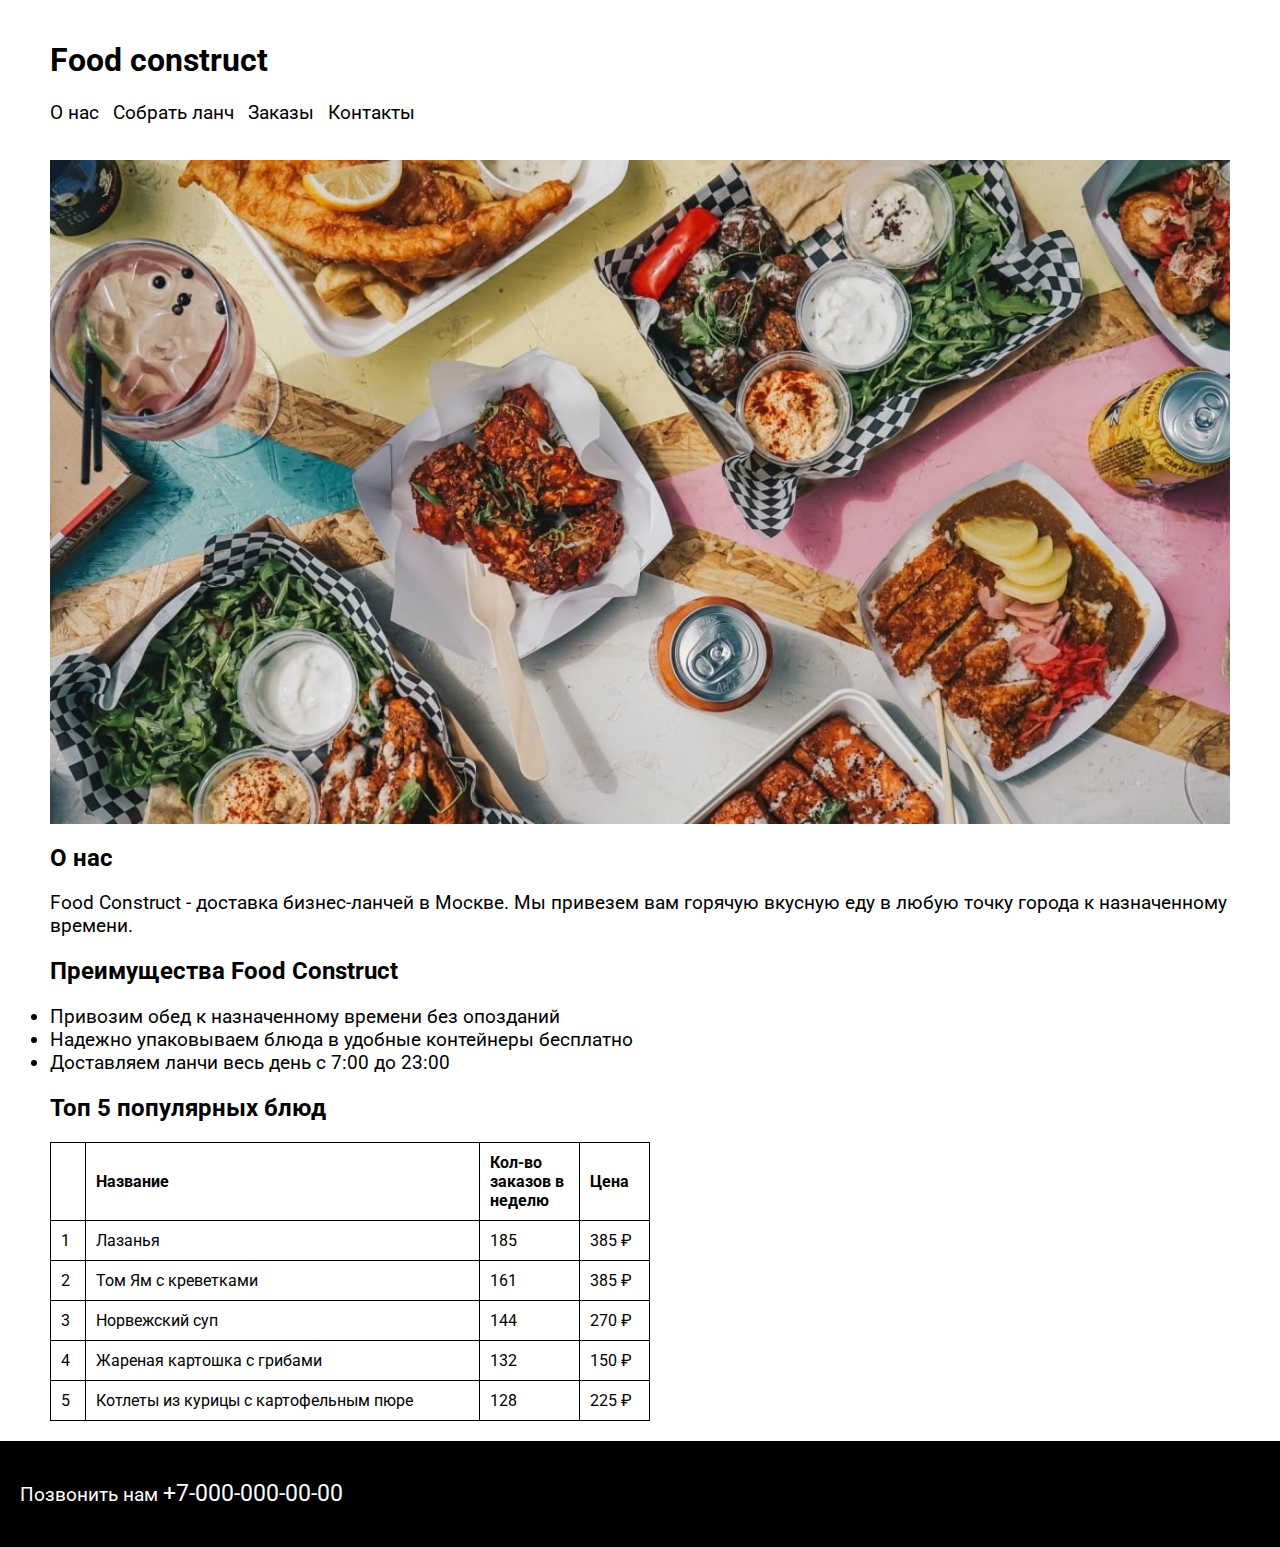
<file: lab1/index.html>
<!DOCTYPE html>
<html lang="ru">
<head>
    <meta charset="UTF-8">
    <meta name="viewport" content="width=device-width, initial-scale=1.0">
    <title>Food construct</title>
    <link href="https://fonts.googleapis.com/css2?family=Roboto:ital,wght@0,400;0,500;0,700;0,900;1,100;1,300;1,400;1,500;1,700;1,900&display=swap" rel="stylesheet">
    <link rel="stylesheet" href="styles.css">
</head>
<body>
    <header>
        <h1>Food construct</h1>
        <nav class="main-menu">
            <ul>
                <li><a href="#about">О нас</a></li>
                <li><a href="#make-lunch">Собрать ланч</a></li>
                <li><a href="#orders">Заказы</a></li>
                <li><a href="#contacts">Контакты</a></li>
            </ul>
        </nav>
    </header>
    <main>
        <div>
            <img src="shlupka.jpg" alt="Здесь могла быть картинка с едой">
        </div>

        <section id="about">
            <h2>О нас</h2>
            <p>Food Construct - доставка бизнес-ланчей в Москве. Мы привезем вам горячую вкусную
                еду в любую точку города к назначенному времени.
            </p>
        </section>
        
        <section class="advantages">
            <h2>Преимущества Food Construct</h2>
            <ul>
                <li>Привозим обед к назначенному времени без опозданий</li>
                <li>Надежно упаковываем блюда в удобные контейнеры бесплатно</li>
                <li>Доставляем ланчи весь день с 7:00 до 23:00</li>
            </ul>
        </section>

        <section class="top-dishes">
            <h2>Топ 5 популярных блюд</h2>
            <table class="table">
                <tr>
                    <th></th>
                    <th>
                        Название
                    </th>
                    <th class="col3">
                        Кол-во заказов в неделю
                    </th>
                    <th>
                        Цена
                    </th>
                </tr>
                <tr>
                    <td>
                        1
                    </td>
                    <td>
                        Лазанья
                    </td>
                    <td class="col3">
                        185
                    </td>
                    <td class="col4">
                        385 &#8381;
                    </td>
                </tr>
                <tr>
                    <td>
                        2
                    </td>
                    <td>
                        Том Ям с креветками
                    </td>
                    <td class="col3">
                        161
                    </td>
                    <td class="col4">
                        385 &#8381;
                    </td>
                </tr>
                <tr>
                    <td>
                        3
                    </td>
                    <td>
                        Норвежский суп
                    </td>
                    <td class="col3">
                        144
                    </td>
                    <td class="col4">
                        270 &#8381;
                    </td>
                </tr>
                <tr>
                    <td>
                        4
                    </td>
                    <td>
                        Жареная картошка с грибами
                    </td>
                    <td class="col3">
                        132
                    </td>
                    <td class="col4">
                        150 &#8381;
                    </td>
                </tr>
                <tr>
                    <td>
                        5
                    </td>
                    <td>
                        Котлеты из курицы с картофельным пюре
                    </td>
                    <td class="col3">
                        128
                    </td>
                    <td class="col4">
                        225 &#8381;
                    </td>
                </tr>
            </table>
        </section>

    </main>
    <footer id="contacts">
        <p>Позвонить нам <a class="contact" href="tel:+70000000000">+7-000-000-00-00</a></p>
    </footer>
</body>
</html>
</file>
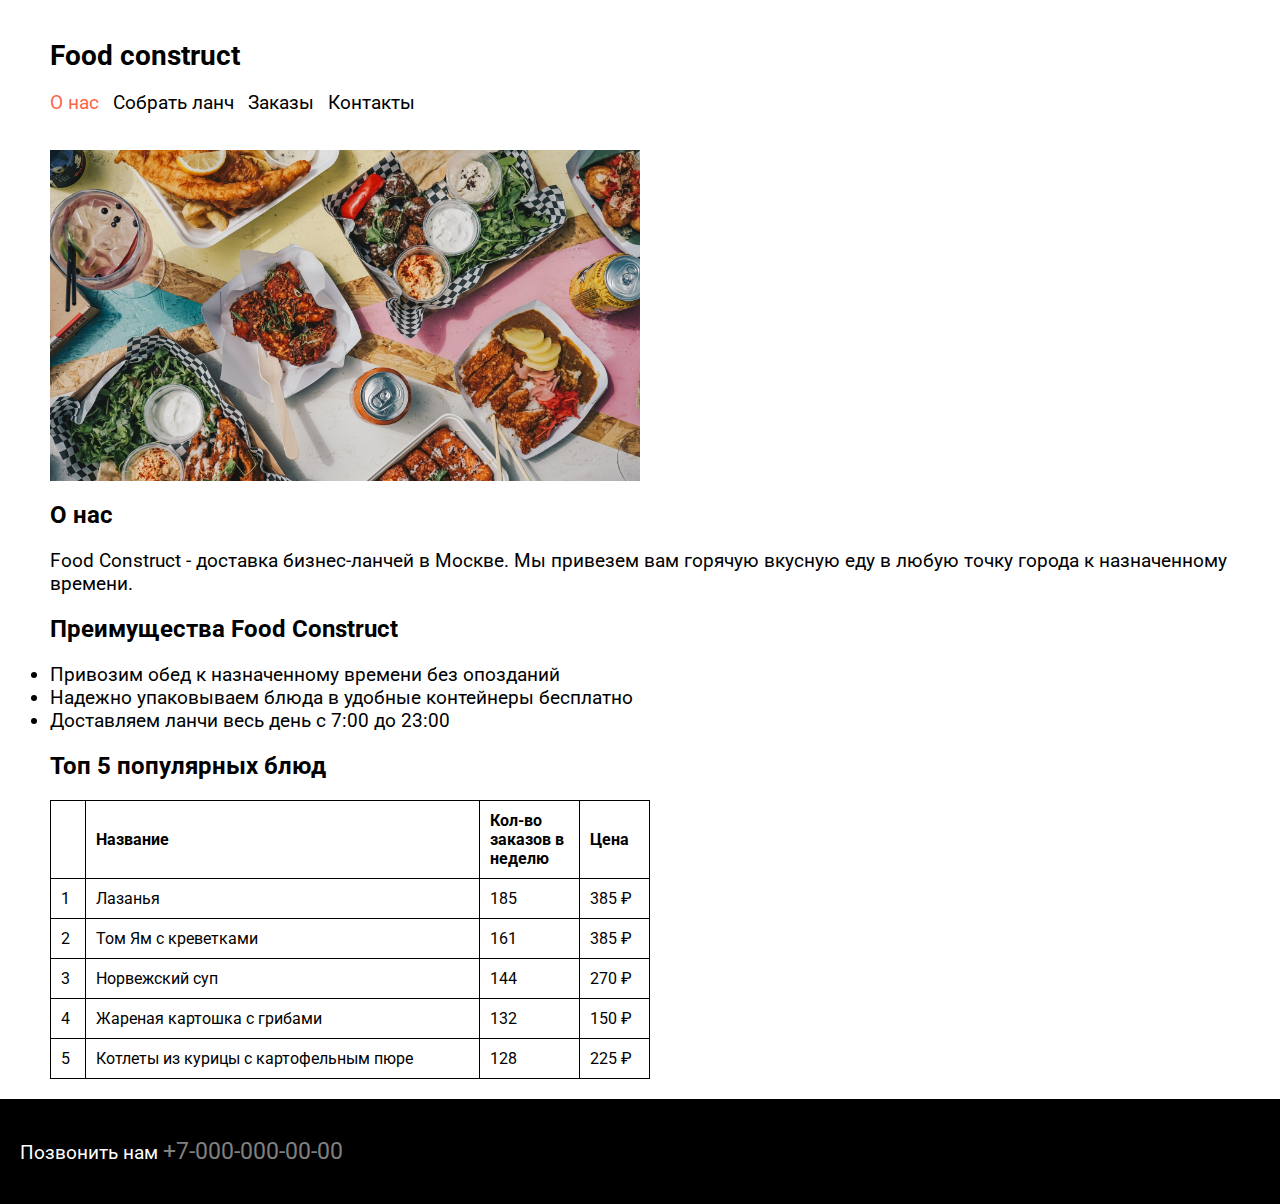
<file: lab2true/index.html>
<!DOCTYPE html>
<html lang="ru">
<head>
    <meta charset="UTF-8">
    <meta name="viewport" content="width=device-width, initial-scale=1.0">
    <title>Food construct</title>
    <link href="https://fonts.googleapis.com/css2?family=Roboto:ital,wght@0,400;0,500;0,700;0,900;1,100;1,300;1,400;1,500;1,700;1,900&display=swap" rel="stylesheet">
    <link rel="stylesheet" href="styles/styles.css">
</head>
<body>
    <header>
        <h1>Food construct</h1>
        <nav class="main-menu">
            <ul>
                <li><a href="#about" class="active">О нас</a></li>
                <li><a href="make-lunch.html">Собрать ланч</a></li>
                <li><a href="#orders">Заказы</a></li>
                <li><a href="#contacts">Контакты</a></li>
            </ul>
        </nav>
    </header>
    <main>
        <div class="img-food">
            <img src="images/food.jpg" alt="Здесь могла быть картинка с едой">
        </div>

        <section id="about">
            <h2>О нас</h2>
            <p>Food Construct - доставка бизнес-ланчей в Москве. Мы привезем вам горячую вкусную
                еду в любую точку города к назначенному времени.
            </p>
        </section>
        
        <section class="advantages">
            <h2>Преимущества Food Construct</h2>
            <ul>
                <li>Привозим обед к назначенному времени без опозданий</li>
                <li>Надежно упаковываем блюда в удобные контейнеры бесплатно</li>
                <li>Доставляем ланчи весь день с 7:00 до 23:00</li>
            </ul>
        </section>

        <section class="top-dishes">
            <h2>Топ 5 популярных блюд</h2>
            <table class="table">
                <tr>
                    <th></th>
                    <th>
                        Название
                    </th>
                    <th class="col3">
                        Кол-во заказов в неделю
                    </th>
                    <th>
                        Цена
                    </th>
                </tr>
                <tr>
                    <td>
                        1
                    </td>
                    <td>
                        Лазанья
                    </td>
                    <td class="col3">
                        185
                    </td>
                    <td class="col4">
                        385 &#8381;
                    </td>
                </tr>
                <tr>
                    <td>
                        2
                    </td>
                    <td>
                        Том Ям с креветками
                    </td>
                    <td class="col3">
                        161
                    </td>
                    <td class="col4">
                        385 &#8381;
                    </td>
                </tr>
                <tr>
                    <td>
                        3
                    </td>
                    <td>
                        Норвежский суп
                    </td>
                    <td class="col3">
                        144
                    </td>
                    <td class="col4">
                        270 &#8381;
                    </td>
                </tr>
                <tr>
                    <td>
                        4
                    </td>
                    <td>
                        Жареная картошка с грибами
                    </td>
                    <td class="col3">
                        132
                    </td>
                    <td class="col4">
                        150 &#8381;
                    </td>
                </tr>
                <tr>
                    <td>
                        5
                    </td>
                    <td>
                        Котлеты из курицы с картофельным пюре
                    </td>
                    <td class="col3">
                        128
                    </td>
                    <td class="col4">
                        225 &#8381;
                    </td>
                </tr>
            </table>
        </section>

    </main>
    <footer id="contacts">
        <p>Позвонить нам <a href="tel:+70000000000">+7-000-000-00-00</a></p>
    </footer>
</body>
</html>
</file>
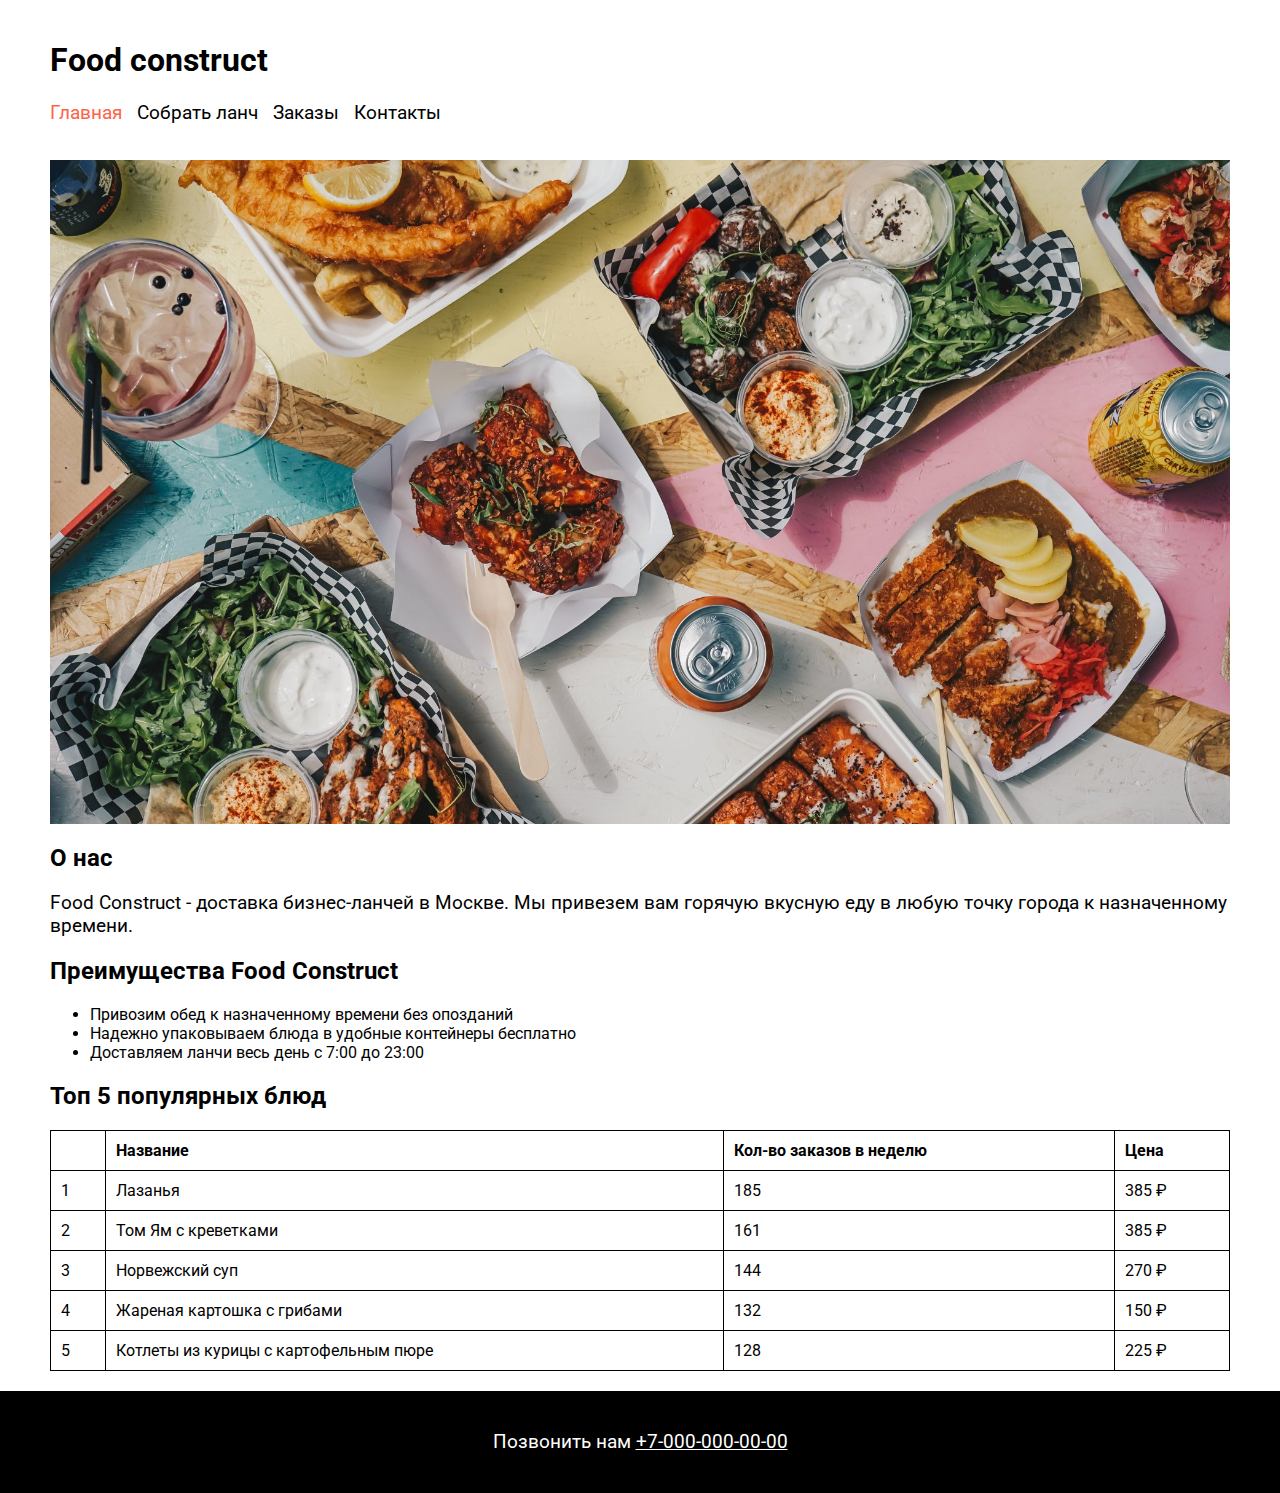
<file: lab4/index.html>
<!DOCTYPE html>
<html lang="ru">
<head>
    <meta charset="UTF-8">
    <meta name="viewport" content="width=device-width, initial-scale=1.0">
    <title>Food construct</title>
    <link href="https://fonts.googleapis.com/css2?family=Roboto:ital,wght@0,400;0,500;0,700;0,900;1,100;1,300;1,400;1,500;1,700;1,900&display=swap" rel="stylesheet">
    <link rel="stylesheet" href="styles1.css">
</head>
<body>
    <header>
        <h1>Food construct</h1>
        <nav class="main-menu">
            <ul>
                <li><a href="index.html" id="active">Главная</a></li>
                <li><a href="make-lunch.html">Собрать ланч</a></li>
                <li><a href="#orders">Заказы</a></li>
                <li><a href="#contacts">Контакты</a></li>
            </ul>
        </nav>
    </header>
    <main>
        <div>
            <img src="images/food.jpg" alt="Здесь могла быть картинка с едой">
        </div>

        <section id="about">
            <h2>О нас</h2>
            <p>Food Construct - доставка бизнес-ланчей в Москве. Мы привезем вам горячую вкусную
                еду в любую точку города к назначенному времени.
            </p>
        </section>
        
        <section class="advantages">
            <h2>Преимущества Food Construct</h2>
            <ul>
                <li>Привозим обед к назначенному времени без опозданий</li>
                <li>Надежно упаковываем блюда в удобные контейнеры бесплатно</li>
                <li>Доставляем ланчи весь день с 7:00 до 23:00</li>
            </ul>
        </section>

        <section class="top-dishes">
            <h2>Топ 5 популярных блюд</h2>
            <table class="table">
                <tr>
                    <th></th>
                    <th>
                        Название
                    </th>
                    <th class="col3">
                        Кол-во заказов в неделю
                    </th>
                    <th>
                        Цена
                    </th>
                </tr>
                <tr>
                    <td>
                        1
                    </td>
                    <td>
                        Лазанья
                    </td>
                    <td class="col3">
                        185
                    </td>
                    <td class="col4">
                        385 &#8381;
                    </td>
                </tr>
                <tr>
                    <td>
                        2
                    </td>
                    <td>
                        Том Ям с креветками
                    </td>
                    <td class="col3">
                        161
                    </td>
                    <td class="col4">
                        385 &#8381;
                    </td>
                </tr>
                <tr>
                    <td>
                        3
                    </td>
                    <td>
                        Норвежский суп
                    </td>
                    <td class="col3">
                        144
                    </td>
                    <td class="col4">
                        270 &#8381;
                    </td>
                </tr>
                <tr>
                    <td>
                        4
                    </td>
                    <td>
                        Жареная картошка с грибами
                    </td>
                    <td class="col3">
                        132
                    </td>
                    <td class="col4">
                        150 &#8381;
                    </td>
                </tr>
                <tr>
                    <td>
                        5
                    </td>
                    <td>
                        Котлеты из курицы с картофельным пюре
                    </td>
                    <td class="col3">
                        128
                    </td>
                    <td class="col4">
                        225 &#8381;
                    </td>
                </tr>
            </table>
        </section>

    </main>
    <footer id="contacts">
        <p>Позвонить нам <a class="contact" href="tel:+70000000000">+7-000-000-00-00</a></p>
    </footer>
</body>
</html>
</file>
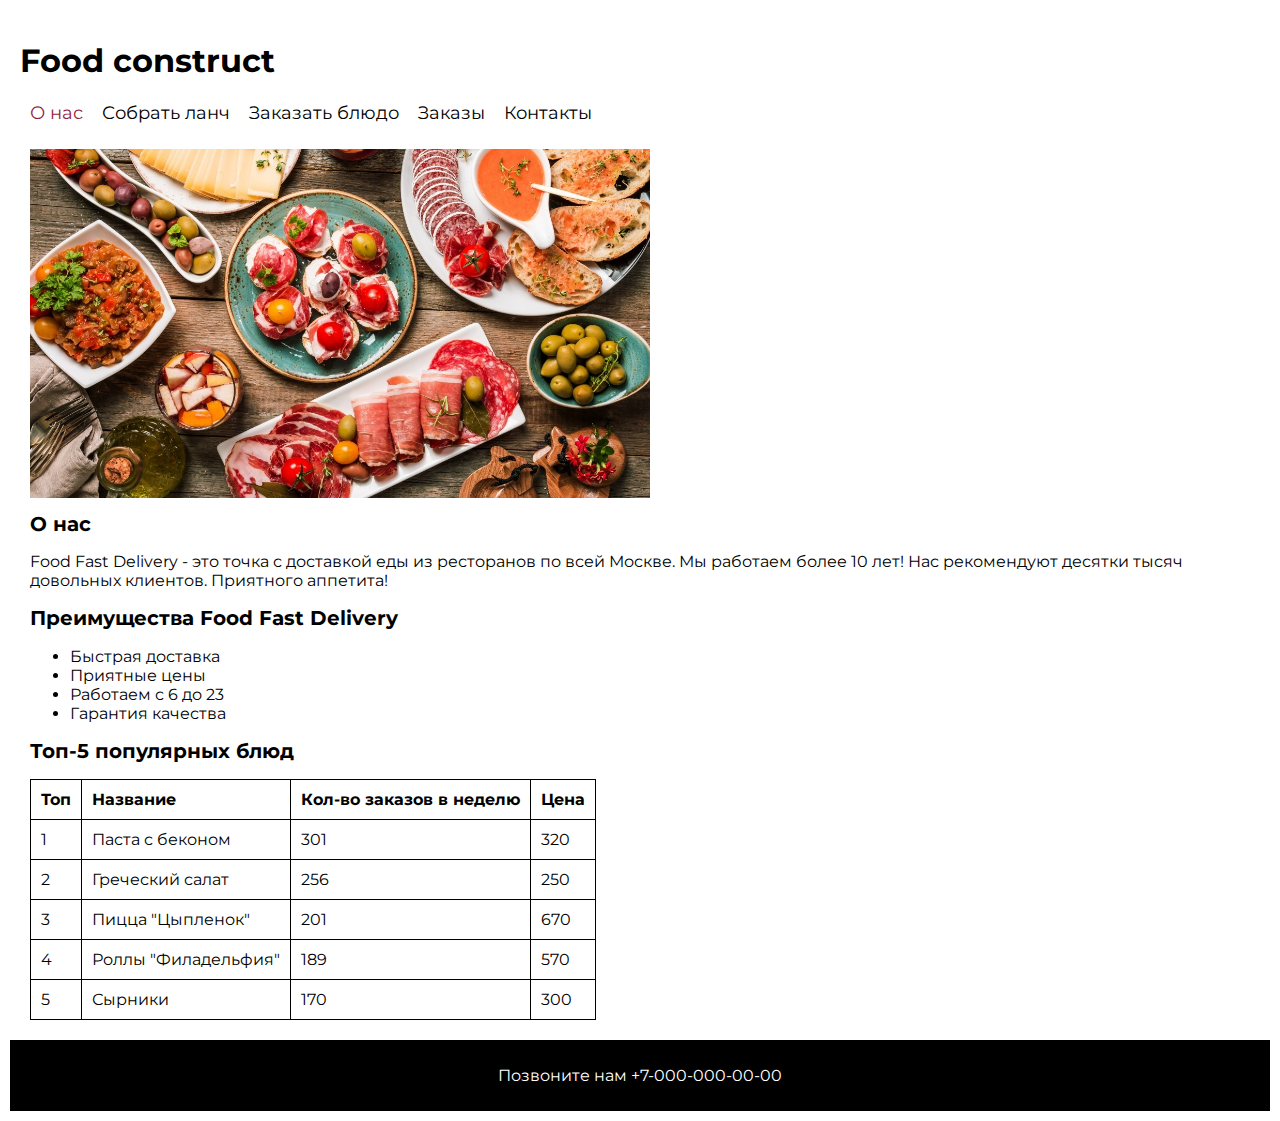
<file: lab3/lab8/index.html>
<!DOCTYPE html>
<html lang="ru">

<head>
    <meta charset="UTF-8">
    <title>Доставка блюд из ресторанов в Москве</title>
    <link rel="shortcut icon" type="image/jpg" href="/food.jpg">
    <meta name="viewport" content="width=device-width, initial-scale=1">
    <link rel="preconnect" href="https://fonts.googleapis.com">
    <link rel="preconnect" href="https://fonts.gstatic.com" crossorigin>
    <link href="https://fonts.googleapis.com/css2?family=Montserrat:ital,wght@0,100..900;1,100..900&display=swap"
        rel="stylesheet">
    <link rel="stylesheet" href="styles_main.css">
</head>

<body>
    <header>
        <h1>Food construct</h1>
        <nav>
            <ul>
                <li><a class="active" href="index.html">О нас</a></li>
                <li><a href="make_lunch.html">Собрать ланч</a></li>
                <li><a href="get_order.html">Заказать блюдо</a></li>
                <li><a href="#menu">Заказы</a></li>
                <li><a href="#contact">Контакты</a></li>
            </ul>
        </nav>
    </header>
    <main>
        <section class="about">
            <img src="eda.jpg" alt="Начальная заставка, фото еды">
            <h2 id="1">О нас</h2>
            <p>Food Fast Delivery - это точка с доставкой еды из ресторанов по всей Москве. Мы работаем более 10 лет!
                Нас рекомендуют десятки тысяч довольных клиентов. Приятного аппетита!</p>
        </section>
        <section>
            <h2>Преимущества Food Fast Delivery</h2>
            <ul>
                <li>Быстрая доставка</li>
                <li>Приятные цены</li>
                <li>Работаем с 6 до 23</li>
                <li>Гарантия качества</li>
            </ul>
        </section>
        <section id="menu">
            <h2>Топ-5 популярных блюд</h2>
            <table>
                <tr>
                    <th>Топ</th>
                    <th>Название</th>
                    <th>Кол-во заказов в неделю</th>
                    <th>Цена</th>
                </tr>
                <tr>
                    <td>1</td>
                    <td>Паста с беконом</td>
                    <td>301</td>
                    <td>320</td>
                </tr>
                <tr>
                    <td>2</td>
                    <td>Греческий салат</td>
                    <td>256</td>
                    <td>250</td>
                </tr>
                <tr>
                    <td>3</td>
                    <td>Пицца "Цыпленок"</td>
                    <td>201</td>
                    <td>670</td>
                </tr>
                <tr>
                    <td>4</td>
                    <td>Роллы "Филадельфия"</td>
                    <td>189</td>
                    <td>570</td>
                </tr>
                <tr>
                    <td>5</td>
                    <td>Сырники</td>
                    <td>170</td>
                    <td>300</td>
                </tr>
            </table>
        </section>
    </main>
    <footer id="contact">
        <p>Позвоните нам +7-000-000-00-00</p>
    </footer>
</body>

</html>
</file>
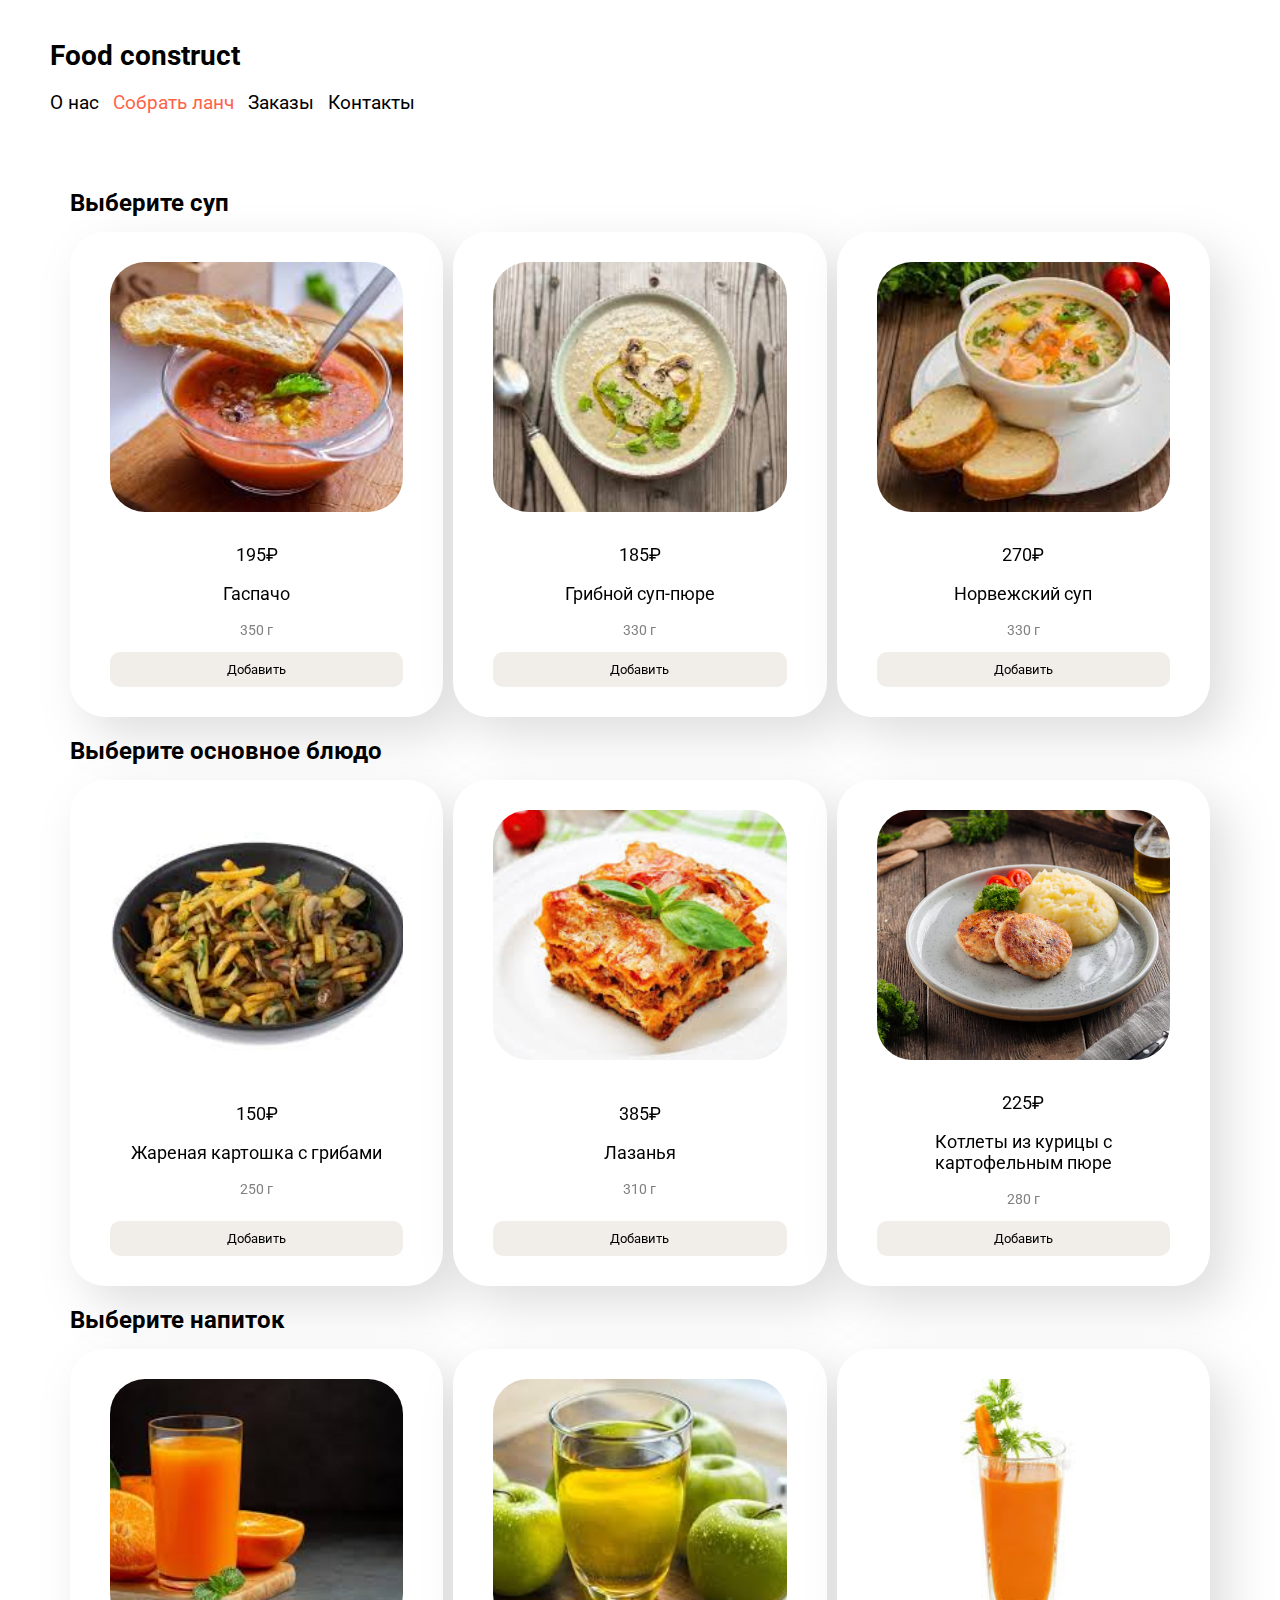
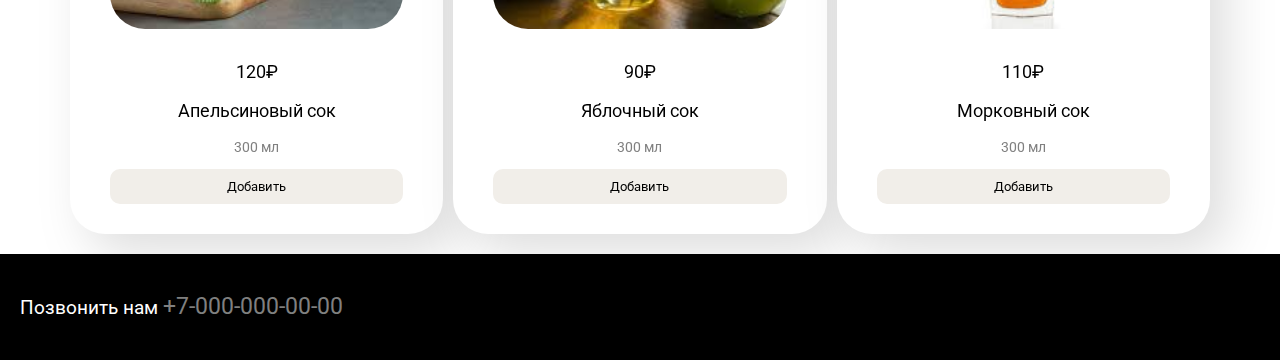
<file: lab2true/make-lunch.html>
<!DOCTYPE html>
<html lang="ru">
<head>
    <meta charset="UTF-8">
    <meta name="viewport" content="width=device-width, initial-scale=1.0">
    <title>Food construct</title>
    <link href="https://fonts.googleapis.com/css2?family=Roboto:ital,wght@0,400;0,500;0,700;0,900;1,100;1,300;1,400;1,500;1,700;1,900&display=swap" rel="stylesheet">
    <link rel="stylesheet" href="styles/styleslunch.css">
    <link rel="stylesheet" href="styles/styles.css">
</head>
<body>
    <header>
        <h1>Food construct</h1>
        <nav class="main-menu">
            <ul>
                <li><a href="index.html">О нас</a></li>
                <li><a href="make-lunch.html" class="active">Собрать ланч</a></li>
                <li><a href="#orders">Заказы</a></li>
                <li><a href="#contacts">Контакты</a></li>
            </ul>
        </nav>
    </header>
    <main>
        <div class="products">
            <section class="soupes">
                <h2>Выберите суп</h2>
                <div class="main-soupes">
                    <div class="product">
                        <div class="product-img">
                            <img src="images/gaspacho.jpg" alt="gaspacho">
                        </div>
                        <div class="product-info">
                            <p class="price">195&#8381;</p>
                            <p class="name">Гаспачо</p>
                            <p class="weight">350 г</p>
                        </div>

                        <div class="controls">
                            <button class="btn">
                                <span class="buy">Добавить</span>
                            </button>
                        </div>
                    </div>

                    <div class="product">
                        <div class="product-img">
                            <img src="images/gribnoy.jpg" alt="gribnoy">
                        </div>
                        <div class="product-info">
                            <p class="price">185&#8381;</p>
                            <p class="name">Грибной суп-пюре</p>
                            <p class="weight">330 г</p>
                        </div>

                        <div class="controls">
                            <button class="btn">
                                <span class="buy">Добавить</span>
                            </button>
                        </div>
                    </div>

                    <div class="product">
                        <div class="product-img">
                            <img src="images/norveg.jpg" alt="norveg">                    
                        </div>
                        <div class="product-info">
                            <p class="price">270&#8381;</p>
                            <p class="name">Норвежский суп</p>
                            <p class="weight">330 г</p>
                        </div>

                        <div class="controls">
                            <button class="btn">
                                <span class="buy">Добавить</span>
                            </button>
                        </div>
                    </div>

                </div>
            </section>

            <section class="dishes">
                <h2>Выберите основное блюдо</h2>
                <div class="main-dishes">
                    <div class="product">
                        <div class="product-img">
                            <img src="images/potato.jpg" alt="potato">
                        </div>
                        <div class="product-info">
                            <p class="price">150&#8381;</p>
                            <p class="name">Жареная картошка с грибами</p>
                            <p class="weight">250 г</p>
                        </div>

                        <div class="controls">
                            <button class="btn">
                                <span class="buy">Добавить</span>
                            </button>
                        </div>
                    </div>

                    <div class="product">
                        <div class="product-img">
                            <img src="images/lazanya.jpg" alt="lazanya">
                        </div>
                        <div class="product-info">
                            <p class="price">385&#8381;</p>
                            <p class="name">Лазанья</p>
                            <p class="weight">310 г</p>
                        </div>

                        <div class="controls">
                            <button class="btn">
                                <span class="buy">Добавить</span>
                            </button>
                        </div>
                    </div>

                    <div class="product">
                        <div class="product-img">
                            <img src="images/kotlets.jpg" alt="kotlets">                    
                        </div>
                        <div class="product-info">
                            <p class="price">225&#8381;</p>
                            <p class="name">Котлеты из курицы с картофельным пюре</p>
                            <p class="weight">280 г</p>    
                        </div>

                        <div class="controls">
                            <button class="btn">
                                <span class="buy">Добавить</span>
                            </button>
                        </div>
                    </div>

                </div>
            </section>

            <section class="drinks">
                <h2>Выберите напиток</h2>
                <div class="main-drinks">
                    <div class="product">
                        <div class="product-img">
                            <img src="images/orange.jpg" alt="orange">
                        </div>
                        <div class="product-info">
                            <p class="price">120&#8381;</p>
                            <p class="name">Апельсиновый сок</p>
                            <p class="weight">300 мл</p>
                        </div>

                        <div class="controls">
                            <button class="btn">
                                <span class="buy">Добавить</span>
                            </button>
                        </div>
                    </div>

                    <div class="product">
                        <div class="product-img">
                            <img src="images/apple.jpg" alt="apple">
                        </div>
                        <div class="product-info">
                            <p class="price">90&#8381;</p>
                            <p class="name">Яблочный сок</p>
                            <p class="weight">300 мл</p>
                        </div>

                        <div class="controls">
                            <button class="btn">
                                <span class="buy">Добавить</span>
                            </button>
                        </div>
                    </div>

                    <div class="product">
                        <div class="product-img">
                            <img src="images/carrot.jpg" alt="carrot">                    
                        </div>
                        <div class="product-info">
                            <p class="price">110&#8381;</p>
                            <p class="name">Морковный сок</p>
                            <p class="weight">300 мл</p>
                        </div>

                        <div class="controls">
                            <button class="btn">
                                <span class="buy">Добавить</span>
                            </button>
                        </div>
                    </div>
                </div>
            </section>
        </div>
    </main>
    <footer id="contacts">
        <p>Позвонить нам <a href="tel:+70000000000">+7-000-000-00-00</a></p>
    </footer>
</body>
</html>
</file>
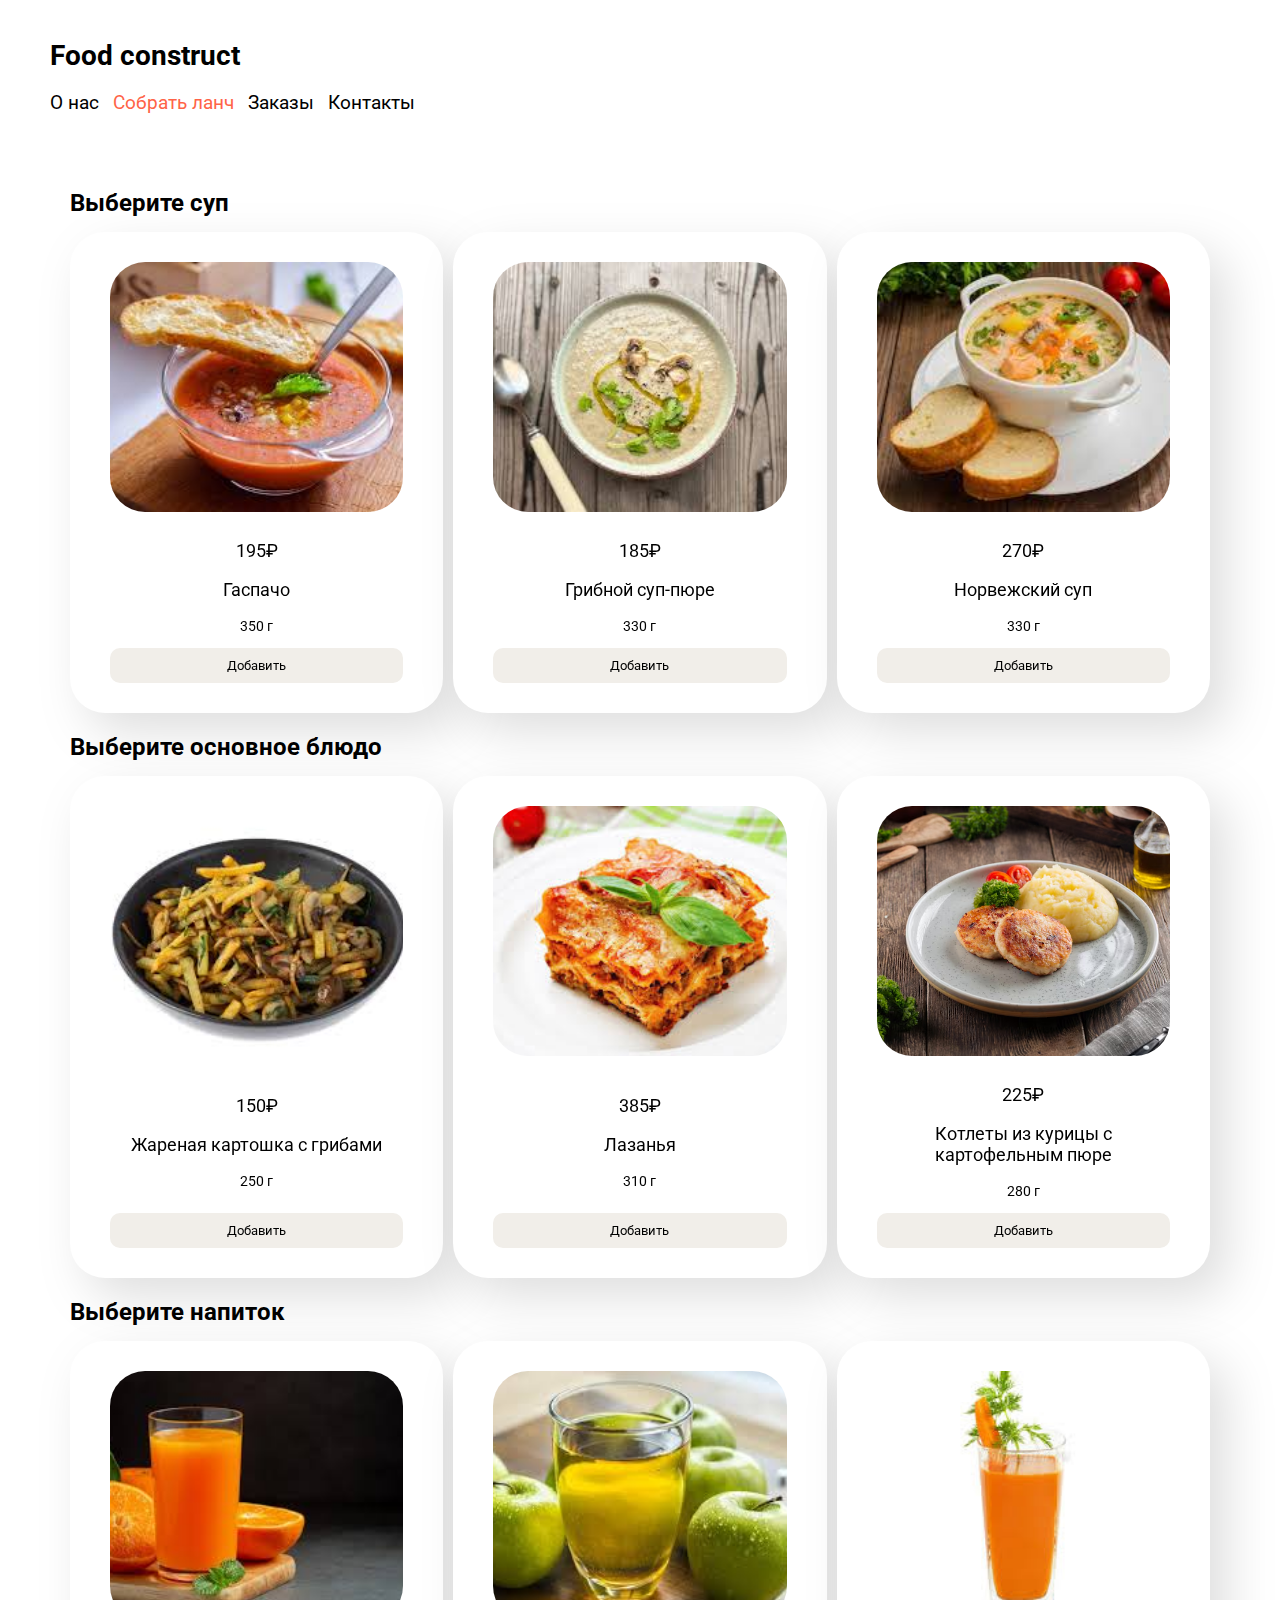
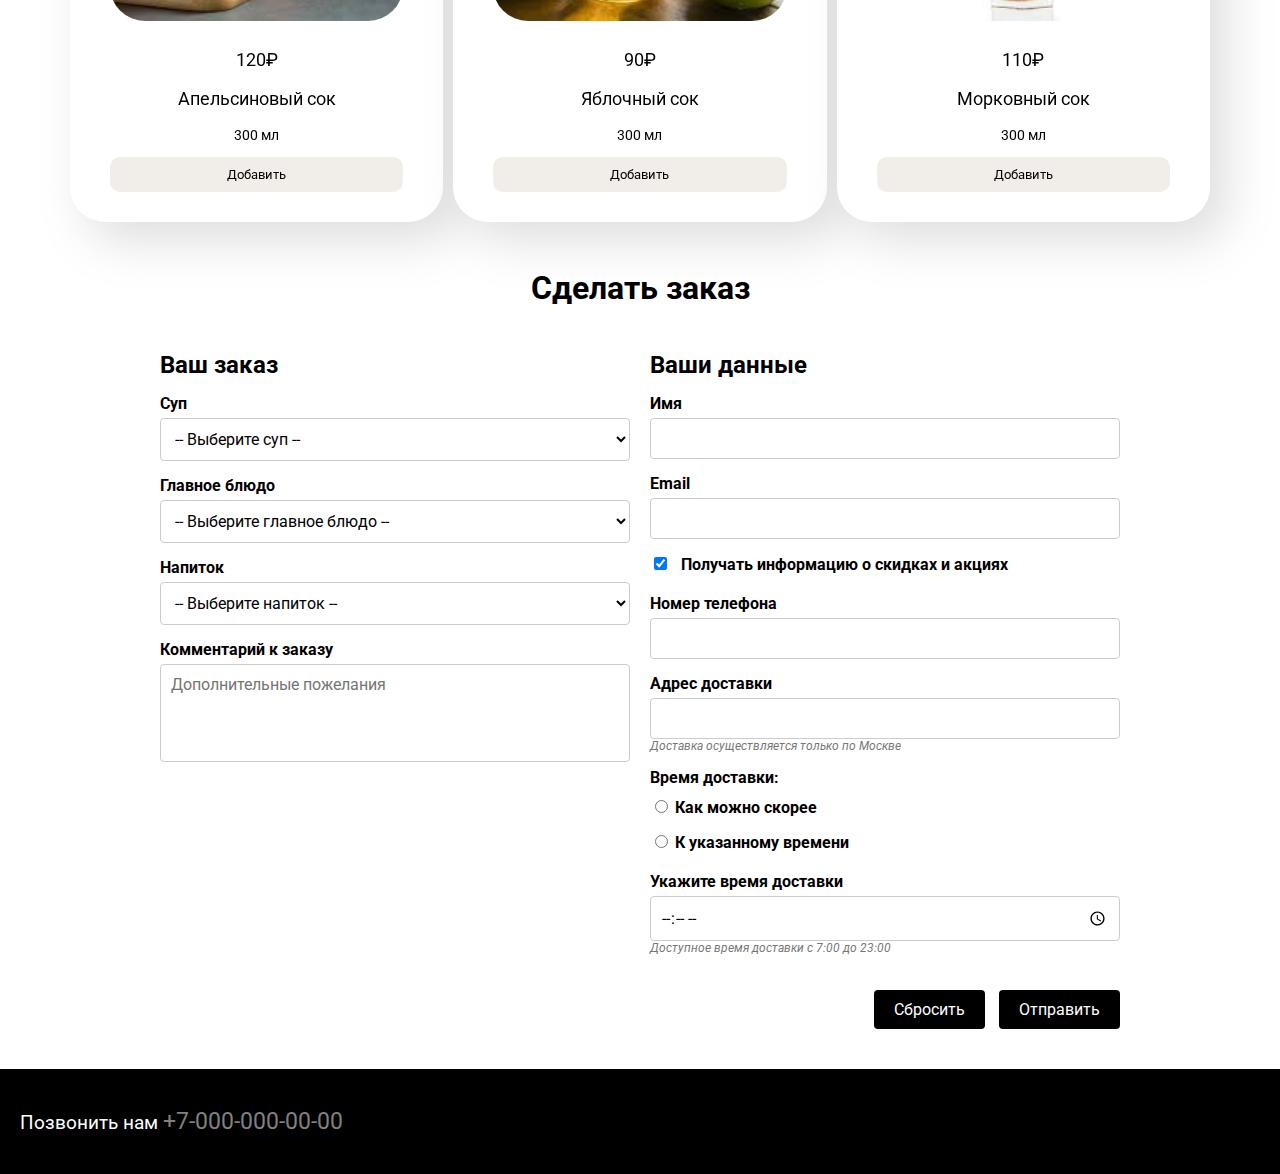
<file: lab3/make-lunch.html>
<!DOCTYPE html>
<html lang="ru">
<head>
    <meta charset="UTF-8">
    <meta name="viewport" content="width=device-width, initial-scale=1.0">
    <title>Food construct</title>
    <link href="https://fonts.googleapis.com/css2?family=Roboto:ital,wght@0,400;0,500;0,700;0,900;1,100;1,300;1,400;1,500;1,700;1,900&display=swap" rel="stylesheet">
    <link rel="stylesheet" href="styles/styles.css">
    <link rel="stylesheet" href="styles/styleslunch.css">
</head>
<body>
    <header>
        <h1>Food construct</h1>
        <nav class="main-menu">
            <ul>
                <li><a href="index.html">О нас</a></li>
                <li><a href="make-lunch.html" class="active">Собрать ланч</a></li>
                <li><a href="#orders">Заказы</a></li>
                <li><a href="#contacts">Контакты</a></li>
            </ul>
        </nav>
    </header>
    <main>
        <div class="products">
            <section class="soupes">
                <h2>Выберите суп</h2>
                <div class="main-soupes">
                    <div class="product">
                        <div class="product-img">
                            <img src="images/gaspacho.jpg" alt="gaspacho">
                        </div>
                        <div class="product-info">
                            <p class="price">195&#8381;</p>
                            <p class="name">Гаспачо</p>
                            <p class="weight">350 г</p>
                        </div>

                        <div class="controls">
                            <button class="btn">
                                <span class="buy">Добавить</span>
                            </button>
                        </div>
                    </div>

                    <div class="product">
                        <div class="product-img">
                            <img src="images/gribnoy.jpg" alt="gribnoy">
                        </div>
                        <div class="product-info">
                            <p class="price">185&#8381;</p>
                            <p class="name">Грибной суп-пюре</p>
                            <p class="weight">330 г</p>
                        </div>

                        <div class="controls">
                            <button class="btn">
                                <span class="buy">Добавить</span>
                            </button>
                        </div>
                    </div>

                    <div class="product">
                        <div class="product-img">
                            <img src="images/norveg.jpg" alt="norveg">                    
                        </div>
                        <div class="product-info">
                            <p class="price">270&#8381;</p>
                            <p class="name">Норвежский суп</p>
                            <p class="weight">330 г</p>
                        </div>

                        <div class="controls">
                            <button class="btn">
                                <span class="buy">Добавить</span>
                            </button>
                        </div>
                    </div>

                </div>
            </section>

            <section class="dishes">
                <h2>Выберите основное блюдо</h2>
                <div class="main-dishes">
                    <div class="product">
                        <div class="product-img">
                            <img src="images/potato.jpg" alt="potato">
                        </div>
                        <div class="product-info">
                            <p class="price">150&#8381;</p>
                            <p class="name">Жареная картошка с грибами</p>
                            <p class="weight">250 г</p>
                        </div>

                        <div class="controls">
                            <button class="btn">
                                <span class="buy">Добавить</span>
                            </button>
                        </div>
                    </div>

                    <div class="product">
                        <div class="product-img">
                            <img src="images/lazanya.jpg" alt="lazanya">
                        </div>
                        <div class="product-info">
                            <p class="price">385&#8381;</p>
                            <p class="name">Лазанья</p>
                            <p class="weight">310 г</p>
                        </div>

                        <div class="controls">
                            <button class="btn">
                                <span class="buy">Добавить</span>
                            </button>
                        </div>
                    </div>

                    <div class="product">
                        <div class="product-img">
                            <img src="images/kotlets.jpg" alt="kotlets">                    
                        </div>
                        <div class="product-info">
                            <p class="price">225&#8381;</p>
                            <p class="name">Котлеты из курицы с картофельным пюре</p>
                            <p class="weight">280 г</p>    
                        </div>

                        <div class="controls">
                            <button class="btn">
                                <span class="buy">Добавить</span>
                            </button>
                        </div>
                    </div>

                </div>
            </section>

            <section class="drinks">
                <h2>Выберите напиток</h2>
                <div class="main-drinks">
                    <div class="product">
                        <div class="product-img">
                            <img src="images/orange.jpg" alt="orange">
                        </div>
                        <div class="product-info">
                            <p class="price">120&#8381;</p>
                            <p class="name">Апельсиновый сок</p>
                            <p class="weight">300 мл</p>
                        </div>

                        <div class="controls">
                            <button class="btn">
                                <span class="buy">Добавить</span>
                            </button>
                        </div>
                    </div>

                    <div class="product">
                        <div class="product-img">
                            <img src="images/apple.jpg" alt="apple">
                        </div>
                        <div class="product-info">
                            <p class="price">90&#8381;</p>
                            <p class="name">Яблочный сок</p>
                            <p class="weight">300 мл</p>
                        </div>

                        <div class="controls">
                            <button class="btn">
                                <span class="buy">Добавить</span>
                            </button>
                        </div>
                    </div>

                    <div class="product">
                        <div class="product-img">
                            <img src="images/carrot.jpg" alt="carrot">                    
                        </div>
                        <div class="product-info">
                            <p class="price">110&#8381;</p>
                            <p class="name">Морковный сок</p>
                            <p class="weight">300 мл</p>
                        </div>

                        <div class="controls">
                            <button class="btn">
                                <span class="buy">Добавить</span>
                            </button>
                        </div>
                    </div>
                </div>
            </section>
        </div>
        <section id="order-form">
            <h2>Сделать заказ</h2>
            <form action="https://httpbin.org/post" method="POST">
                <div class="form-columns">
        
                    <div class="order-section">
                        <h3>Ваш заказ</h3>
        
                        <div class="form-group">
                            <label for="soup">Суп</label>
                            <select id="soup" name="soup" required>
                                <option value="">-- Выберите суп --</option>
                                <option value="gaspacho">Гаспачо</option>
                                <option value="gribnoy">Грибной суп-пюре</option>
                                <option value="norveg">Норвежский суп</option>
                            </select>
                        </div>
        
                        <div class="form-group">
                            <label for="main">Главное блюдо</label>
                            <select id="main" name="main" required>
                                <option value="">-- Выберите главное блюдо --</option>
                                <option value="potato">Жареная картошка с грибами</option>
                                <option value="lazanya">Лазанья</option>
                                <option value="kotlets">Котлеты из курицы</option>
                            </select>
                        </div>
        
                        <div class="form-group">
                            <label for="drink">Напиток</label>
                            <select id="drink" name="drink" required>
                                <option value="">-- Выберите напиток --</option>
                                <option value="orange">Апельсиновый сок</option>
                                <option value="apple">Яблочный сок</option>
                                <option value="carrot">Морковный сок</option>
                            </select>
                        </div>
        
                        <div class="form-group">
                            <label for="comments">Комментарий к заказу</label>
                            <textarea id="comments" name="comments" rows="4" placeholder="Дополнительные пожелания"></textarea>
                        </div>
                    </div>
        
                    <div class="customer-section">
                        <h3>Ваши данные</h3>
        
                        <div class="form-group">
                            <label for="name">Имя</label>
                            <input type="text" id="name" name="name" required>
                        </div>
        
                        <div class="form-group">
                            <label for="email">Email</label>
                            <input type="email" id="email" name="email" required>
                        </div>
        
                        <div class="form-group checkbox-group">
                            <label>
                                <input type="checkbox" id="subscribe" name="subscribe" checked>
                                Получать информацию о скидках и акциях
                            </label>
                        </div>
        
                        <div class="form-group">
                            <label for="phone">Номер телефона</label>
                            <input type="tel" id="phone" name="phone" required pattern="[\+0-9\-]+">
                        </div>
        
                        <div class="form-group">
                            <label for="address">Адрес доставки</label>
                            <input type="text" id="address" name="address" required>
                            <small><em>Доставка осуществляется только по Москве</em></small>
                        </div>
        
                        <div class="form-group">
                            <label>Время доставки:</label>
                            <div class="radio-group">
                                <label><input type="radio" name="delivery_time" value="asap"  required> Как можно скорее</label>
                                <label><input type="radio" name="delivery_time" value="specific"> К указанному времени</label>
                            </div>
                        </div>
        
                        <div class="form-group">
                            <label for="time">Укажите время доставки</label>
                            <input type="time" id="time" name="time" min="07:00" max="23:00" step="300">
                            <small><em>Доступное время доставки с 7:00 до 23:00</em></small>
                        </div>
                    </div>
                </div>
        
                <div class="form-buttons">
                    <button type="reset" class="btn-reset">Сбросить</button>
                    <button type="submit" class="btn-submit">Отправить</button>
                </div>
            </form>
        </section>
 
    </main>
    <footer id="contacts">
        <p>Позвонить нам <a href="tel:+70000000000">+7-000-000-00-00</a></p>
    </footer>
</body>
</html>
</file>
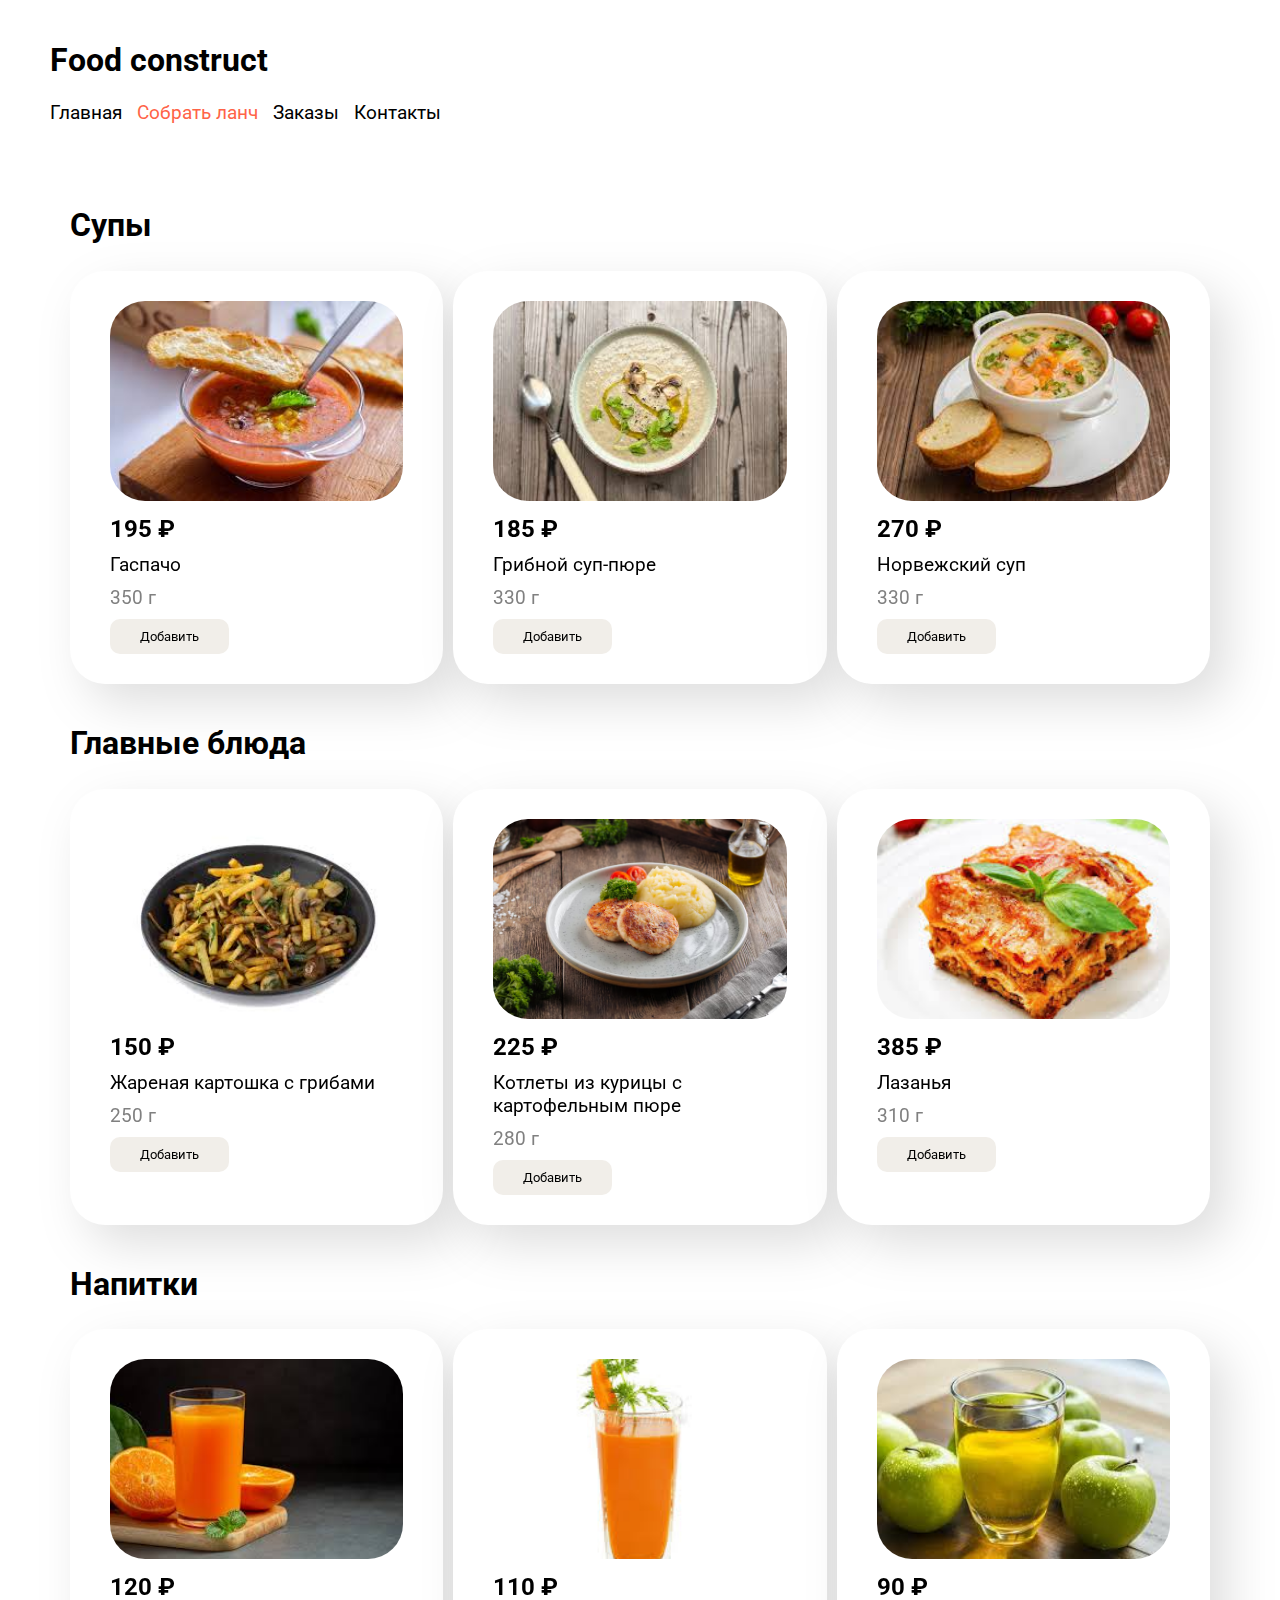
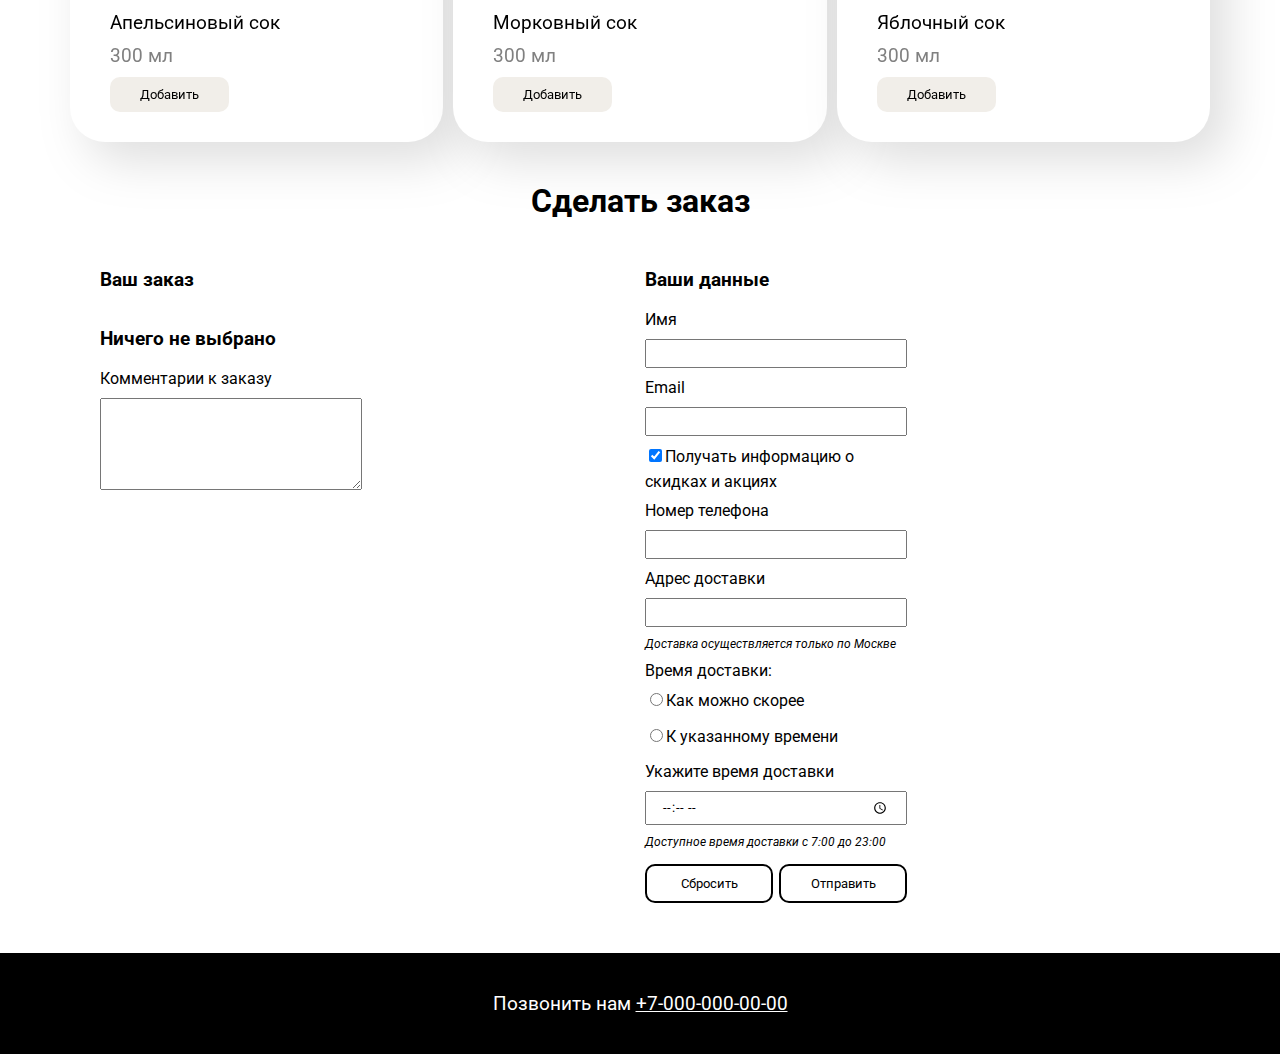
<file: lab4/make-lunch.html>
<!DOCTYPE html>
<html lang="ru">
<head>
    <meta charset="UTF-8">
    <meta name="viewport" content="width=device-width, initial-scale=1.0">
    <title>Food construct</title>
    <link href="https://fonts.googleapis.com/css2?family=Roboto:wght@400;500;700&display=swap" rel="stylesheet">
    <link rel="stylesheet" href="styles2.css">
</head>
<body>
    <header>
        <h1>Food construct</h1>
        <nav class="main-menu">
            <ul>
                <li><a href="index.html">Главная</a></li>
                <li><a href="make-lunch.html" id="active">Собрать ланч</a></li>
                <li><a href="#orders">Заказы</a></li>
                <li><a href="#contacts">Контакты</a></li>
            </ul>
        </nav>
    </header>
    <main>
        <section class="lunch-menu">
            <!-- Супы -->
            <section class="dishes soups">
                <h2>Супы</h2>
                <div class="dish-grid"></div>
            </section>

            <!-- Главные блюда -->
            <section class="dishes mains">
                <h2>Главные блюда</h2>
                <div class="dish-grid"></div>
            </section>

            <!-- Напитки -->
            <section class="dishes drinks">
                <h2>Напитки</h2>
                <div class="dish-grid"></div>
            </section>
        </section>
        <form action="https://httpbin.org/post" method="post">
            <section class="order" name="">
                <h2 style="text-align: center;">Сделать заказ</h2>
                <div class="dishesorder">
                    <div class="dishorder">
                        <h3>Ваш заказ</h3>
                        <h3 id="empty"> Ничего не выбрано </h3>
                        <div id="or" hidden>
                            <p id="order-soup">Суп: Блюдо не выбрано</p>
                            <p id="order-main">Главное блюдо: Блюдо не выбрано</p>
                            <p id="order-drink">Напиток: Напиток не выбран</p>
                            <h3 id="total-price">Стоимость заказа: 0 ₽</h3>
                        </div>
                        <label>Комментарии к заказу</label>
                        <textarea name="comment" id="comment"></textarea>
                    </div>                                   
                <div class="dishdata">
                    <h3>Ваши данные</h3>
                    <label>Имя</label>
                    <input type="text"  name="name" required>
                    <label >Email</label>
                    <input type="email" required name="email">
                    <label><input type="checkbox"checked name="ad">Получать информацию о скидках и акциях</label>
                    <label>Номер телефона</label>
                    <input type="tel" name="phone" required pattern="[\+0-9\-]+">
                    <label>Адрес доставки</label>
                    <input type="text" name="address" required>
                    <label class="note"><em>Доставка осуществляется только по Москве</em></label>
                    <label>Время доставки:</label>
                    <label><input type="radio" name="radio1" name="soon" required>Как можно скорее</label>
                    <label><input type="radio" name="radio1" name="toTime" required>К указанному времени</label>
                    <label>Укажите время доставки</label>
                    <input type="time" min="07:00" max="23:00" step="300" name="time">
                    <label class="note"><em>Доступное время доставки с 7:00 до 23:00</em></label>
                    <div class="buttonform">
                    <button class="buttonform1" type="reset">Сбросить</button>
                    <button class="buttonform2" type="submit">Отправить</button>
                    </div>
                </div>
                </div>
            </section>
            </form>
    </main>
    <footer id="contacts">
        <p>Позвонить нам <a class="contact" href="tel:+70000000000">+7-000-000-00-00</a></p>
    </footer>
    <script src="dishes.js"></script>
    <script src="script.js"></script>
</body>
</html>
</file>
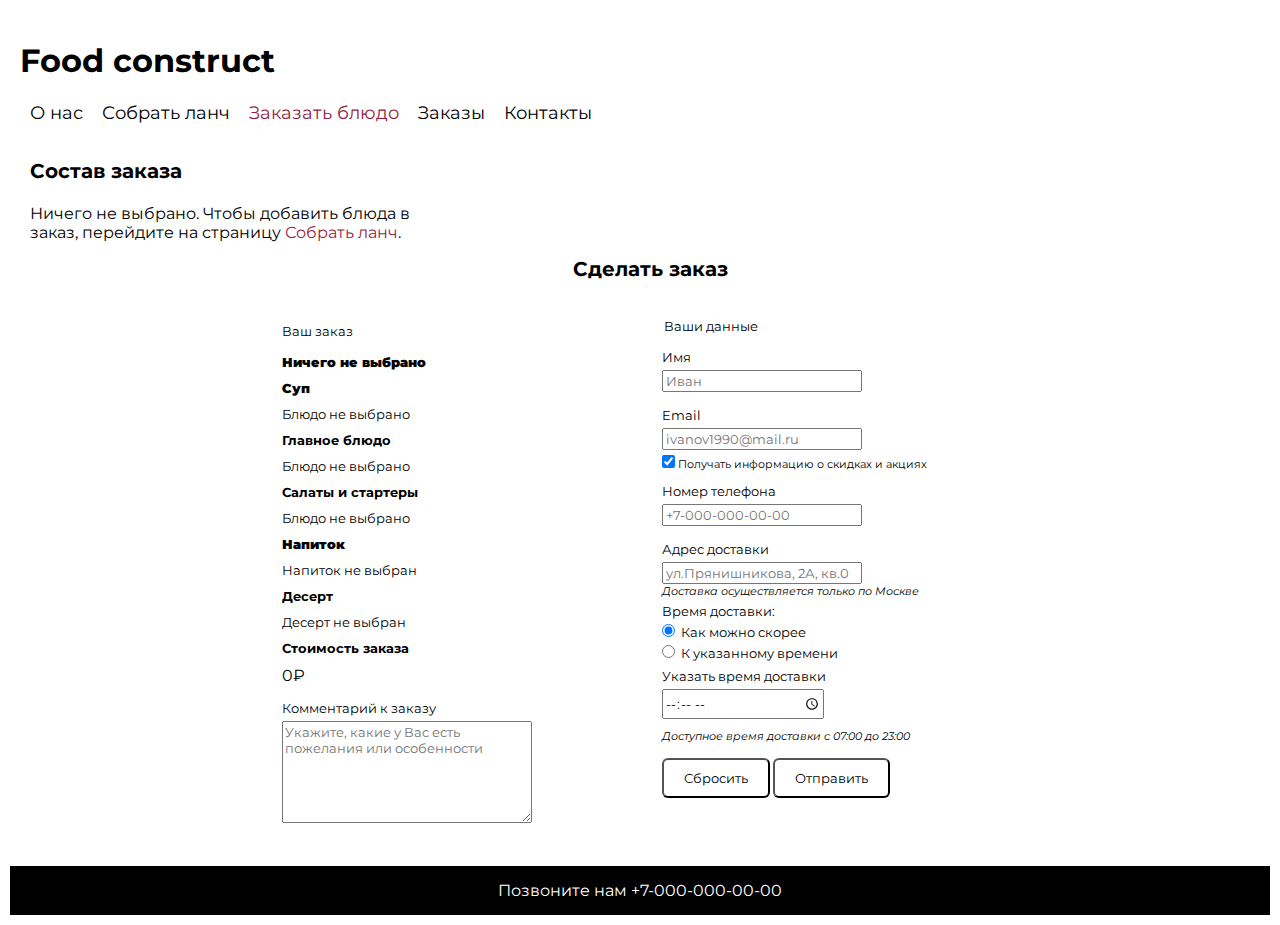
<file: lab3/lab8/get_order.html>
<!DOCTYPE html>
<html lang="ru">

<head>
    <meta charset="UTF-8">
    <title>Доставка блюд из ресторанов в Москве</title>
    <link rel="shortcut icon" type="image/jpg" href="/food.jpg">
    <meta name="viewport" content="width=device-width, initial-scale=1">
    <link rel="preconnect" href="https://fonts.googleapis.com">
    <link rel="preconnect" href="https://fonts.gstatic.com" crossorigin>
    <link href="https://fonts.googleapis.com/css2?family=Montserrat:ital,wght@0,100..900;1,100..900&display=swap"
        rel="stylesheet">
    <link rel="stylesheet" href="styles_main.css">
    <link rel="stylesheet" href="styles_make_lunch.css">
    <script src="get_order.js"></script>
</head>


<body>
    <header>
        <h1>Food construct</h1>
        <nav>
            <ul>
                <li><a href="index.html">О нас</a></li>
                <li><a href="make_lunch.html">Собрать ланч</a></li>
                <li><a class="active" href="get_order.html">Заказать блюдо</a></li>
                <li><a href="#menu">Заказы</a></li>
                <li><a href="#contact">Контакты</a></li>
            </ul>
        </nav>
    </header>
    <main>
        <section id="chosen_food">
            <h2>Состав заказа</h2>
            <div class="dishes_order">
                <p class="nothing_selected">Ничего не выбрано. Чтобы добавить блюда в заказ, перейдите на страницу
                    <a class="link" href="make_lunch.html">Собрать ланч</a>.
                </p>
            </div>
        </section>
        <section class="two-forms">
            <div id="notification" class="notification hidden">
                <p id="notification-text"></p>
                <button id="notification-button">Окей</button>
            </div>
            <h2 id="form">Сделать заказ</h2>
            <form>
                <fieldset class="lunch">
                    <p class="your_order">Ваш заказ</p>

                    <p id="empty_space"><b>Ничего не выбрано</b></p>

                    <p id="soup-select"><b>Суп</b></p>
                    <p id="soup-selected">Блюдо не выбрано</p>

                    <p id="main-course-select"><b>Главное блюдо</b></p>
                    <p id="main-course-selected">Блюдо не выбрано</p>

                    <p id="salad-select"><b>Салаты и стартеры</b></p>
                    <p id="salad-selected">Блюдо не выбрано</p>

                    <p id="drink-select"><b>Напиток</b></p>
                    <p id="drink-selected">Напиток не выбран</p>

                    <p id="dessert-select"><b>Десерт</b></p>
                    <p id="dessert-selected">Десерт не выбран</p>

                    <p id="food_price">Стоимость заказа</p>
                    <p id="total_price">0₽</p>

                    <label class='label_comment' for="comment">Комментарий к заказу</label>
                    <textarea id="comment" rows="6" cols="34"
                        placeholder="Укажите, какие у Вас есть пожелания или особенности"></textarea>
                </fieldset>

                <fieldset class="user">
                    <legend class="your_data">Ваши данные</legend>

                    <label for="name">Имя</label>
                    <input type="text" id="name" placeholder="Иван">

                    <label for="email" id="label_email">Email</label>
                    <input type="text" id="email" placeholder="ivanov1990@mail.ru" required>
                    <div>
                        <input type="checkbox" id="subscribe" checked>
                        <label for="subscribe" id="subscribe_yes">Получать информацию о скидках и акциях</label>
                    </div>


                    <label for="phone" id="label_phone">Номер телефона</label>
                    <input type="tel" id="phone" placeholder="+7-000-000-00-00" required>


                    <label for="address">Адрес доставки</label>
                    <input type="text" id="address" placeholder="ул.Прянишникова, 2А, кв.0" required>
                    <label id="label_delivery">Доставка осуществляется только по Москве</label>


                    <label id="label_soon">Время доставки:</label>
                    <div>
                        <input type="radio" name="need_time" id="soon" value='asap' required checked>
                        <label for="need_time">Как можно скорее</label>
                    </div>
                    <div>
                        <input type="radio" name="need_time" id="current_time" value='asap' required>
                        <label for="need_time" id="end_time">К указанному времени</label>
                    </div>


                    <label for="time_choice" id="label_choice">Указать время доставки</label>
                    <input type="time" id="time_choice" min="07:00" max="23:00" step="300">
                    <label id="open_time">Доступное время доставки с 07:00 до 23:00</label>

                    <div>
                        <button type="reset" id="reset">Сбросить</button>
                        <button type="submit" id="submit">Отправить</button>
                    </div>
                </fieldset>
            </form>
        </section>
    </main>
    <footer id="contact">
        <p>Позвоните нам +7-000-000-00-00</p>
    </footer>
</body>

</html>
</file>
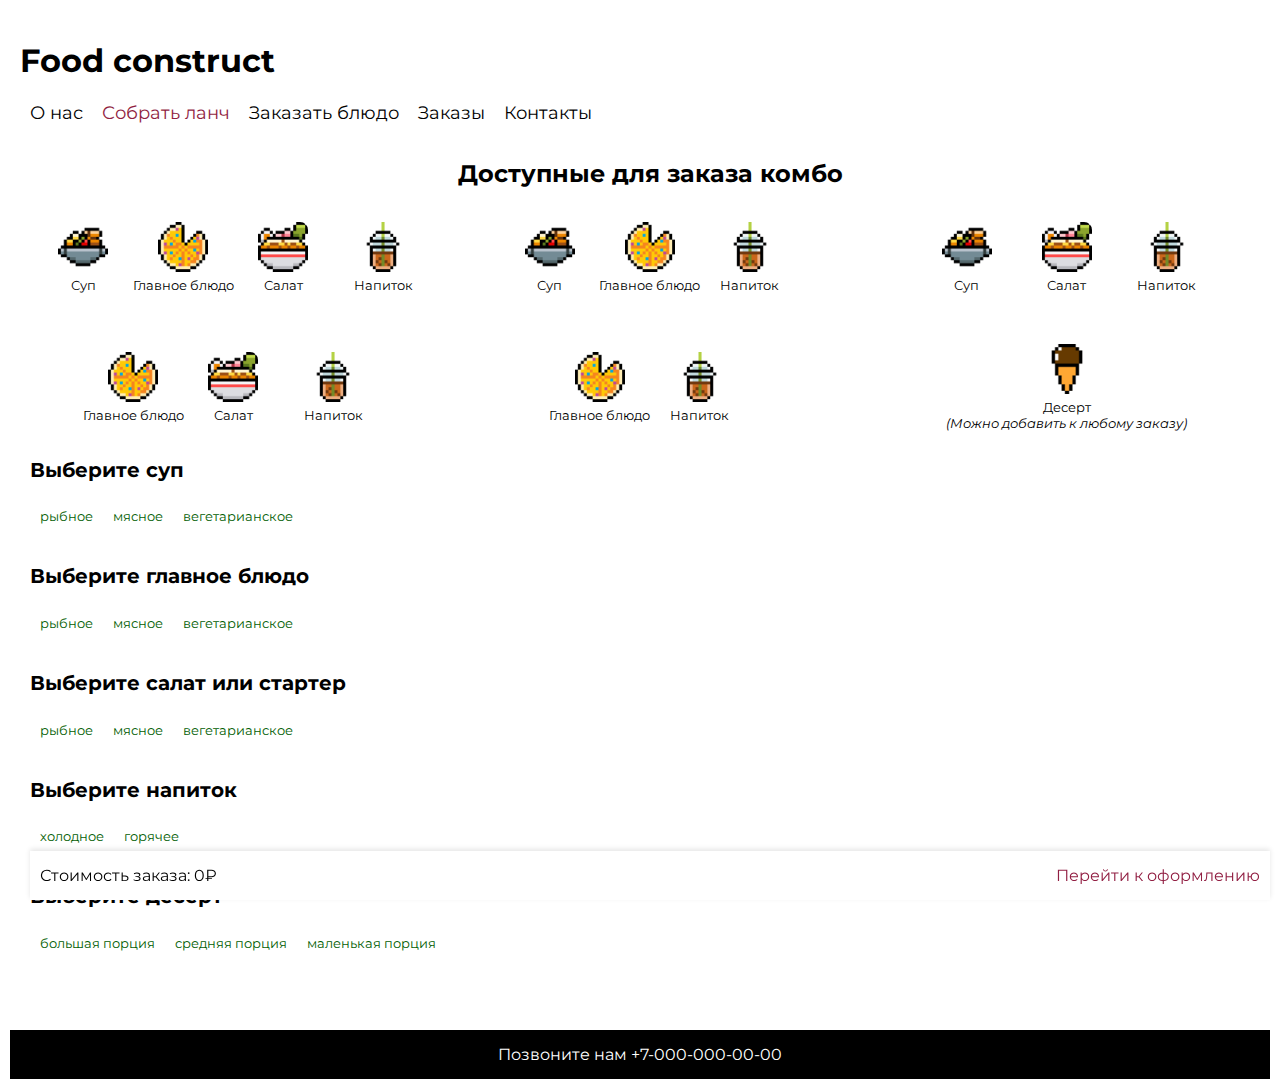
<file: lab3/lab8/make_lunch.html>
<!DOCTYPE html>
<html lang="ru">

<head>
    <meta charset="UTF-8">
    <title>Доставка блюд из ресторанов в Москве</title>
    <link rel="shortcut icon" type="image/jpg" href="/food.jpg">
    <meta name="viewport" content="width=device-width, initial-scale=1">
    <link rel="preconnect" href="https://fonts.googleapis.com">
    <link rel="preconnect" href="https://fonts.gstatic.com" crossorigin>
    <link href="https://fonts.googleapis.com/css2?family=Montserrat:ital,wght@0,100..900;1,100..900&display=swap"
        rel="stylesheet">
    <link rel="stylesheet" href="styles_main.css">
    <link rel="stylesheet" href="styles_make_lunch.css">
    <script src="make_lunch.js"></script>
</head>


<body>
    <header>
        <h1>Food construct</h1>
        <nav>
            <ul>
                <li><a href="index.html">О нас</a></li>
                <li><a class="active" href="make_lunch.html">Собрать ланч</a></li>
                <li><a href="get_order.html">Заказать блюдо</a></li>
                <li><a href="#menu">Заказы</a></li>
                <li><a href="#contact">Контакты</a></li>
            </ul>
        </nav>
    </header>
    <main>
        <h2 class="name-combo">Доступные для заказа комбо</h2>
        <div class="combo-grid">
            <div class="combo-flex">
                <div class="combo">
                    <img src="soup.png" alt="Суп">
                    <div class="dish-name">Суп</div>
                </div>
                <div class="combo">
                    <img src="main.png" alt="Главное блюдо">
                    <div class="dish-name">Главное блюдо</div>
                </div>
                <div class="combo">
                    <img src="salad.png" alt="Салат">
                    <div class="dish-name">Салат</div>
                </div>
                <div class="combo">
                    <img src="juice.png" alt="Напиток">
                    <div class="dish-name">Напиток</div>
                </div>
            </div>
            <div class="combo-flex">
                <div class="combo">
                    <img src="soup.png" alt="Суп">
                    <div class="dish-name">Суп</div>
                </div>
                <div class="combo">
                    <img src="main.png" alt="Главное блюдо">
                    <div class="dish-name">Главное блюдо</div>
                </div>
                <div class="combo">
                    <img src="juice.png" alt="Напиток">
                    <div class="dish-name">Напиток</div>
                </div>
            </div>
            <div class="combo-flex">
                <div class="combo">
                    <img src="soup.png" alt="Суп">
                    <div class="dish-name">Суп</div>
                </div>
                <div class="combo">
                    <img src="salad.png" alt="Салат">
                    <div class="dish-name">Салат</div>
                </div>
                <div class="combo">
                    <img src="juice.png" alt="Напиток">
                    <div class="dish-name">Напиток</div>
                </div>
            </div>
            <div class="combo-flex">
                <div class="combo">
                    <img src="main.png" alt="Главное блюдо">
                    <div class="dish-name">Главное блюдо</div>
                </div>
                <div class="combo">
                    <img src="salad.png" alt="Салат">
                    <div class="dish-name">Салат</div>
                </div>
                <div class="combo">
                    <img src="juice.png" alt="Напиток">
                    <div class="dish-name">Напиток</div>
                </div>
            </div>
            <div class="combo-flex">
                <div class="combo">
                    <img src="main.png" alt="Главное блюдо">
                    <div class="dish-name">Главное блюдо</div>
                </div>
                <div class="combo">
                    <img src="juice.png" alt="Напиток">
                    <div class="dish-name">Напиток</div>
                </div>
            </div>
            <div class="combo-flex">
                <div class="combo">
                    <img src="dessert.png" alt="Десерт">
                    <div class="dish-name">Десерт</div>
                    <div class="dessert-info">(Можно добавить к любому заказу)</div>
                </div>
            </div>
        </div>
        <section class="section" id="soup">
            <h2>Выберите суп</h2>
            <div class="filters">
                <a href="#" class="soup-filter" data-kind="fish">рыбное</a>
                <a href="#" class="soup-filter" data-kind="meat">мясное</a>
                <a href="#" class="soup-filter" data-kind="veg">вегетарианское</a>
            </div>
            <div class="grid"></div>
        </section>

        <section class="section" id="main">
            <h2>Выберите главное блюдо</h2>
            <div class="filters">
                <a href="#" class="main-filter" data-kind="fish">рыбное</a>
                <a href="#" class="main-filter" data-kind="meat">мясное</a>
                <a href="#" class="main-filter" data-kind="veg">вегетарианское</a>
            </div>
            <div class="grid"></div>
        </section>

        <section class="section" id="salad">
            <h2>Выберите салат или стартер</h2>
            <div class="filters">
                <a href="#" class="salad-filter" data-kind="fish">рыбное</a>
                <a href="#" class="salad-filter" data-kind="meat">мясное</a>
                <a href="#" class="salad-filter" data-kind="veg">вегетарианское</a>
            </div>
            <div class="grid"></div>
        </section>

        <section class="section" id="drink">
            <h2>Выберите напиток</h2>
            <div class="filters">
                <a href="#" class="drink-filter" data-kind="cold">холодное</a>
                <a href="#" class="drink-filter" data-kind="hot">горячее</a>
            </div>
            <div class="grid"></div>
        </section>

        <section class="section" id="dessert">
            <h2>Выберите десерт</h2>
            <div class="filters">
                <a href="#" class="dessert-filter" data-kind="large">большая порция</a>
                <a href="#" class="dessert-filter" data-kind="medium">средняя порция</a>
                <a href="#" class="dessert-filter" data-kind="small">маленькая порция</a>
            </div>
            <div class="grid"></div>
        </section>
        <section class="get_order">
            <p id="price">Стоимость заказа: 0₽</p>
            <p class="order_link"><a class="link" href="get_order.html">Перейти к оформлению</a></p>
        </section>
    </main>
    <footer id="contact">
        <p>Позвоните нам +7-000-000-00-00</p>
    </footer>
</body>

</html>
</file>
<file: lab1/styles.css>
* {
    box-sizing: border-box;
    font-family: 'Roboto', sans-serif;
}

main, header {
    margin-left: 50px;
    margin-right: 50px;
}

body {
    margin: 0px;
}
header {
    color: black;
    padding: 20px 0;
}

nav a:hover {
    color: red;
}

a {
    text-decoration: none;
    font-family: 1.2em;
    font-size: 1.2em;
    border-collapse: collapse;
    color: black;
}

p {
    font-size: 1.2em;
}

table {
    width: 100%;
    border-collapse: collapse;
    margin: 20px 0;
}

th, td {
    padding: 10px;
    border: 1px solid black;
    text-align: left;
}

.main-menu ul{
    padding: 0;
}

.main-menu li{
    padding: 0;
    list-style: none;
    display: inline-block;
    margin-right: 10px;
}

.advantages, .top-dishes {
    max-width: 600px;
}

.col3 {
    width: 100px;
}

.col4 {
    width: 70px;
}

.advantages ul {
    padding: 0;
}

.advantages li {
    font-size: 1.2em;
}

img {
    display: block;
    max-width: 100%;
    height: auto;
}

footer {
    background-color: black;
    color: white;
    padding: 20px;
}

.contact {
    color: white;
}
</file>
<file: lab2true/styles/styles.css>
* {
    box-sizing: border-box;
    font-family: 'Roboto', sans-serif;
}

main, header {
    margin-left: 50px;
    margin-right: 50px;
}

body {
    margin: 0px;
}
header {
    color: black;
    padding: 20px 0;
}

header h1 {
    font-size: 28px;
}

nav a:hover {
    color: red;
}

a {
    text-decoration: none;
    font-size: 1.2em;
    border-collapse: collapse;
    color: black;
}

p {
    font-size: 1.2em;
}

table {
    width: 100%;
    border-collapse: collapse;
    margin: 20px 0;
}

th, td {
    padding: 10px;
    border: 1px solid black;
    text-align: left;
}

.main-menu ul{
    padding: 0;
}

.main-menu li{
    padding: 0;
    list-style: none;
    display: inline-block;
    margin-right: 10px;
}

.advantages, .top-dishes {
    max-width: 600px;
}

.col3 {
    width: 100px;
}

.col4 {
    width: 70px;
}

.advantages ul {
    padding: 0;
}

.advantages li {
    font-size: 1.2em;
}

.img-food img {
    display: block;
    max-width: 50%;
    height: auto;
}

footer {
    background-color: black;
    color: white;
    padding: 20px;
}

footer a {
    color: gray;
    text-decoration: none;
}

footer a:hover {
    color: white;
}

a.active {
    color: tomato;
}

@media (max-width: 800px) {
    img {
        width: 500px;
    }
}

@media (max-width: 600px) {
    header h1 {
        text-align: center;
    }
    
    nav {
        display: flex;
        flex-direction: column;
        align-items: center;
    }
    
    nav a {
        font-size: 20px;
        padding: 4px;
    }
    
    img {
        width: 100%; 
    }

    table {
        font-size: 14px; 
    }
}


@media (max-width: 400px) {
    table {
        font-size: 12px; 
    }
}
</file>
<file: lab4/styles1.css>
* {
    box-sizing: border-box;
    font-family: 'Roboto', sans-serif;
}

body {
    margin: 0px;
}

main, header {
    margin-left: 50px;
    margin-right: 50px;
}

header {
    color: black;
    padding: 20px 0;
}

.main-menu ul {
    display: flex;
    flex-wrap: wrap;
    justify-content: left;
    padding: 0;
}

.main-menu li {
    list-style: none;
    margin-right: 15px;
}

.main-menu li a {
    text-decoration: none;
    font-size: 1.2em;
    color: black;
}

.main-menu li, #active {
    color: tomato;
}

.main-menu li a:hover {
    color: red;
}

p {
    font-size: 1.2em;
}

table {
    width: 100%;
    border-collapse: collapse;
    margin: 20px 0;
}

th, td {
    padding: 10px;
    border: 1px solid black;
    text-align: left;
}

img {
    display: block;
    max-width: 100%;
    height: auto;
}

footer {
    background-color: black;
    color: white;
    padding: 20px;
    text-align: center;
}

.contact {
    color: white;
}

@media (max-width: 800px) {
    .about img {
        width: 500px;
    }
    .main-menu ul {
        flex-direction: column;
        align-items: center;
    }
    .main-menu li a {
        font-size: calc(1.2em + 4px);
    }
}

@media (max-width: 600px) {
    .about img {
        width: 100%;
    }
    .main-menu ul {
        flex-direction: column;
        align-items: center;
    }
    .main-menu li a {
        font-size: calc(1.2em + 4px);
    }
    h1 {
        text-align: center;
    }
    table, th, td {
        font-size: calc(1em - 2px);
    }
}

@media (max-width: 400px) {
    .main-menu li a {
        font-size: calc(1.2em + 2px);
    }
    table, th, td {
        font-size: calc(1em - 4px);
    }
}
</file>
<file: lab3/lab8/styles_main.css>
* {
    box-sizing: border-box;
    font-family: "Montserrat", sans-serif;
}

nav a.active {
    color: #911e42;
}

body {
    margin: 0;
    padding: 10px;
}

header {
    background-color: white;
    color: black;
    padding: 10px;
    text-align: left;
}

nav ul {
    list-style-type: none;
    padding-bottom: 15px;
    padding-left: 10px;
    margin: 0;
}

nav ul li {
    display: inline;
}

nav ul li a {
    margin-right: 15px;
    text-decoration: none;
    font-size: 18px;
    color: black;
}

nav a:hover {
    color: #911e42;
}

main {
    padding-left: 20px;
}

section h2 {
    font-size: 20px;
    margin-top: 10px;
}

img {
    height: auto;
    max-width: 50%;
}

table {
    border-collapse: collapse;
    margin-bottom: 20px;
}

table,
th,
td {
    border: 1px solid black;
}

th,
td {
    padding: 10px;
    text-align: left;
}

footer {
    background-color: black;
    padding: 10px;
    color: white;
    text-align: center;
    text-decoration: none;
}

footer:hover {
    text-decoration: underline;
}

@media screen and (max-width: 800px) {
    .about img {
        width: 500px;
    }
}

@media screen and (max-width: 600px) {

    body {
        padding-left: 10px;
    }

    main {
        padding-left: 0px;
    }

    body header h1 {
        text-align: center;
    }

    nav ul {
        padding-left: 0;
    }

    nav {
        display: flex;
        flex-direction: column;
        align-items: center;
        text-align: center;
        justify-content: center;
        text-align: center;
    }

    nav a {
        font-size: calc(1rem + 4px);
    }

    .about img {
        max-width: 100%;
        text-align: center;
    }

    table th,
    table td {
        font-size: calc(1rem - 2px);
    }
}

@media screen and (max-width: 400px) {

    table th,
    table td {
        font-size: calc(1rem - 4px);
    }
}
</file>
<file: lab2true/styles/styleslunch.css>
header h1 {
    font-size: 28px;
}

.main-menu ul {
    list-style: none;
    padding: 0;
}

.main-menu ul li {
    display: inline-block;
    margin-right: 10px; 
}

.main-menu ul li a {
    text-decoration: none;
    font-size: 1.2em; 
    color: black;
}

.main-menu ul li a:hover {
    color: red;
}

main {
    padding: 20px;
}

.products h2 {
    font-size: 24px;
    margin-bottom: 15px;
}

.main-soupes, .main-dishes, .main-drinks {
    display: grid;
    grid-template-columns: repeat(3, 1fr);
    gap: 10px;
}

.product {
    background-color: white;
    padding: 30px 40px;
    border-radius: 35px;
    filter: drop-shadow(17px 19px 24px rgba(0, 0, 0, 0.13));
    cursor: pointer;
    text-align: center;
    display: flex;
    flex-direction: column;
    justify-content: space-between; 
}

.product:hover {
    border: 2px solid tomato;
}

.product-img img {
    width: 100%;
    max-width: 400px; 
    height: 250px; 
    object-fit: cover; 
    border-radius: 35px;
    margin: 0 auto;
}

.product-info {
    margin-top: 10px;
}

.product-info .price, .product-info .name {
    font-size: 18px;
    color: black;
}

.product-info .weight {
    font-size: 14px;
    color: gray;
}


.controls button {
    background-color: #f1eee9;
    padding: 10px 30px;
    border-radius: 10px;
    cursor: pointer;
    border: none;
    width: 100%;
}

.controls button:hover {
    background-color: tomato;
}

footer {
    padding: 20px;
    background-color: black;
    color: white;
}

footer a {
    color: gray;
    text-decoration: none;
    font-size: 1.2em;
}

footer p {
    font-size: 1.2em;
}

footer a:hover {
    color: white;
}

.nav {
    display: flex;
    flex-wrap: wrap;
    gap: 15px;
}

.main-menu a.active {
    color: tomato;
}


@media (max-width: 800px) {
    .main-soupes, .main-dishes, .main-drinks {
        grid-template-columns: repeat(2, 1fr);
    }
}

@media (max-width: 600px) {
    section h2 {
        text-align: center;
    }
    .main-soupes, .main-dishes, .main-drinks {
        grid-template-columns: 1fr;
    }
}
</file>
<file: lab3/styles/styles.css>
* {
    box-sizing: border-box;
    font-family: 'Roboto', sans-serif;
}

main, header {
    margin-left: 50px;
    margin-right: 50px;
}

body {
    margin: 0px;
}
header {
    color: black;
    padding: 20px 0;
}

header h1 {
    font-size: 28px;
}

nav a:hover {
    color: red;
}

a {
    text-decoration: none;
    font-size: 1.2em;
    border-collapse: collapse;
    color: black;
}

p {
    font-size: 1.2em;
}

table {
    width: 100%;
    border-collapse: collapse;
    margin: 20px 0;
}

th, td {
    padding: 10px;
    border: 1px solid black;
    text-align: left;
}

.main-menu ul{
    padding: 0;
}

.main-menu li{
    padding: 0;
    list-style: none;
    display: inline-block;
    margin-right: 10px;
}

.advantages, .top-dishes {
    max-width: 600px;
}

.col3 {
    width: 100px;
}

.col4 {
    width: 70px;
}

.advantages ul {
    padding: 0;
}

.advantages li {
    font-size: 1.2em;
}

img {
    display: block;
    max-width: 50%;
    height: auto;
}

footer {
    background-color: black;
    color: white;
    padding: 20px;
}

footer a {
    color: gray;
    text-decoration: none;
}

footer a:hover {
    color: white;
}

a.active {
    color: tomato;
}

@media (max-width: 800px) {
    img {
        width: 500px;
    }
}

@media (max-width: 600px) {
    header h1 {
        text-align: center;
    }
    nav {
        display: flex;
        flex-direction: column;
        align-items: center;
    }
    nav a {
        font-size: 20px;
        padding: 4px;
    }
    img {
        width: 100%; 
    }
    table {
        font-size: 14px; 
    }
}


@media (max-width: 400px) {
    table {
        font-size: 12px; 
    }
}
</file>
<file: lab3/styles/styleslunch.css>
header h1 {
    font-size: 28px;
}

.main-menu ul {
    list-style: none;
    padding: 0;
}

.main-menu ul li {
    display: inline-block;
    margin-right: 10px; 
}

.main-menu ul li a {
    text-decoration: none;
    font-size: 1.2em; 
    color: black;
}

.main-menu ul li a:hover {
    color: red;
}

main {
    padding: 20px;
}

.products h2 {
    font-size: 24px;
    margin-bottom: 15px;
}

.main-soupes, .main-dishes, .main-drinks {
    display: grid;
    grid-template-columns: repeat(3, 1fr);
    gap: 10px;
}

.product {
    background-color: white;
    padding: 30px 40px;
    border-radius: 35px;
    filter: drop-shadow(17px 19px 24px rgba(0, 0, 0, 0.13));
    cursor: pointer;
    text-align: center;
    display: flex;
    flex-direction: column;
    justify-content: space-between; 
}

.product:hover{
    border: 2px solid tomato;
}

.product:hover button{
    background-color: tomato;
}

.product:hover .product-info .price, .product:hover .product-info .name {
    font-size: 1.4em;
}

.product:hover .product-info .weight {
    color: grey;
}

.product-img img {
    width: 100%;
    max-width: 400px; 
    height: 250px; 
    object-fit: cover; 
    border-radius: 35px;
    margin: 0 auto;
}

.product-info {
    margin-top: 10px;
}

.product-info .price, .product-info .name {
    font-size: 18px;
    color: black;
}

.product-info .weight {
    font-size: 14px;
}


.controls button {
    background-color: #f1eee9;
    padding: 10px 30px;
    border-radius: 10px;
    cursor: pointer;
    border: none;
    width: 100%;
}

.nav {
    display: flex;
    flex-wrap: wrap;
    gap: 15px;
}

.main-menu a.active {
    color: tomato;
}

#order-form {
    max-width: 1000px;
    margin: 0 auto;
    padding: 20px;
    background-color: white;
}

#order-form h2 {
    font-size: 32px;
    margin-bottom: 20px;
    text-align: center;
}

.form-columns {
    display: flex;
    justify-content: space-between;
    gap: 20px;
}

.order-section, .customer-section {
    flex: 1;
}

h3 {
    font-size: 24px;
    margin-bottom: 15px;
}

.form-group {
    margin-bottom: 15px;
}

label {
    display: block;
    font-weight: bold;
    margin-bottom: 5px;
}

input[type="text"],
input[type="email"],
input[type="tel"],
input[type="time"],
textarea,
select {
    width: 100%;
    padding: 10px;
    font-size: 16px;
    border: 1px solid #ccc;
    border-radius: 4px;
    box-sizing: border-box;
    background-color: white;
}

textarea {
    resize: none;
}

input[type="checkbox"] {
    margin-right: 10px;
}

.checkbox-group {
    display: flex;
    align-items: center;
}

.radio-group {
    display: flex;
    flex-direction: column;
    gap: 10px;
    margin-top: 10px;
}

small {
    display: block;
    font-size: 12px;
    color: #777;
    font-style: italic;
}

.form-buttons {
    text-align: right;
    margin-top: 20px;
}

.btn-reset, .btn-submit {
    background-color: black;
    color: white;
    padding: 10px 20px;
    border: none;
    border-radius: 4px;
    cursor: pointer;
    font-size: 16px;
    margin-left: 10px;
}

.btn-reset:hover {
    background-color: gray;
}

.btn-submit:hover {
    background-color: #333;
}



@media (max-width: 800px) {
    .main-soupes, .main-dishes, .main-drinks {
        grid-template-columns: repeat(2, 1fr);
    }
}

@media (max-width: 600px) {
    section h2 {
        text-align: center;
    }
    .main-soupes, .main-dishes, .main-drinks {
        grid-template-columns: 1fr;
    }
}
</file>
<file: lab4/styles2.css>
* {
    box-sizing: border-box;
    font-family: 'Roboto', sans-serif;
}

body {
    margin: 0px;
}

main, header {
    margin-left: 50px;
    margin-right: 50px;
}

header {
    color: black;
    padding: 20px 0;
}

nav ul {
    display: flex;
    flex-wrap: wrap;
    justify-content: left;
    list-style: none;
    padding: 0;
}

nav ul li {
    margin-right: 15px;
}

nav ul li a {
    text-decoration: none;
    font-size: 1.2em;
    color: black;
}

nav ul li, #active {
    color: tomato;
}

nav ul li a:hover {
    color: tomato;
}

main {
    padding: 20px;
}

h2 {
    font-size: 2em;
}

.lunch-menu {
    margin: 20px auto;
}

.dishes {
    margin-bottom: 40px;
}

.dish-grid {
    display: grid;
    grid-template-columns: repeat(3, 1fr);
    grid-gap: 10px;
}

.dish {
    background-color: white;
    padding: 30px 40px;
    border-radius: 35px;
    filter: drop-shadow(17px 19px 24px rgba(0, 0, 0, 0.13));
    cursor: pointer;
    text-align: column;
    transition: border 0.3s ease, box-shadow 0.3s ease;
}

.dish:hover {
    border: 2px solid tomato; 
}

.dish img {
    width: 100%;
    height: 200px;
    object-fit: cover;
    border-radius: 35px;
}

.dish p {
    margin: 10px 0;
}

.dish .price {
    font-size: 1.5em;
    font-weight: bold;
}

.dish .name {
    font-size: 1.2em;
}

.dish .weight {
    color: grey;
}

button {
    background-color: #f1eee9;
    padding: 10px 30px;
    border-radius: 10px;
    cursor: pointer;
    align-self: center;
    border: none;
    transition: background-color 0.3s ease;
}

.dish:hover button {
    background-color: tomato;
}

footer {
    background-color: black;
    color: white;
    padding: 20px;
    text-align: center;
}

.contact {
    color: white;
}

.dishesorder {
    display: grid;
    grid-template-columns: repeat(2, 1fr);
    gap: 10px;
    margin: 30px;
}

.order label, .order select, .order textarea, .order input {
    margin-bottom: 10px; 
}

.buttonform1 {
    background-color: white;
    border: 2px solid black;
    flex-direction: row;
    float: left;
    width: 49%;
    margin-top: 5px;
} 
    
.buttonform2 {
    background-color: white;
    border: 2px solid black;
    flex-direction: row;
    float: right;
    width: 49%;
    margin-top: 5px;
}   

.note {
    font-size: 12px;
} 

.order input {
    padding: 5px 15px;
}

.dishesorder select {
    padding: 5px 30px;
}

.order textarea {
    padding: 30px 30px;
}

.dishorder {
    display: flex;
    flex-direction: column;
    float: left;
    width: 49%;
}

.dishdata {
    display: flex;
    flex-direction: column;
    float: right;
    width: 49%;
}

p {
    font-size: 1.2em;
}

@media (max-width: 800px) {
    .dish-grid {
        grid-template-columns: repeat(2, 1fr);
    }
}

@media (max-width: 600px) {
    .dish-grid {
        grid-template-columns: 1fr;
    }

    h2 {
        text-align: center;
    }
}
</file>
<file: lab3/lab8/styles_make_lunch.css>
main {
    padding-left: 30;
    padding-right: 30;
}


.grid {
    display: grid;
    grid-template-columns: repeat(3, 1fr);
    gap: 10px;
    width: 100%;
}

.flex {
    display: flex;
    flex-direction: column;
    padding: 30px 40px;
    border-radius: 35px;
    cursor: pointer;
    filter: drop-shadow(17px 19px 24px rgba(0, 0, 0, 0.13));
    background-color: white;
    margin-bottom: 20px;

}

.flex img {
    border-radius: 35px;
    max-width: 100%;
    margin-bottom: 5%;
    transition: transform 0.3s ease;
}


.flex:hover {
    border: 2px solid #911e42;
}

.flex:hover button {
    background-color: #911e42;
    color: white;
}

.flex img:hover {
    border-radius: 35px;
    transform: scale(1.1);
}

.price,
.food,
.count {
    margin: 2%;
    transition: transform 0.3s ease;
}


.price:hover,
.food:hover {
    transform: scale(1.1);
}

.count:hover {
    color: gray;
}

.flex button {
    background-color: #f1eee9;
    margin-top: 20px;
    padding: 10px 30px;
    border-radius: 10px;
    cursor: pointer;
    border-color: #f1eee9;
}

nav {
    display: flex;
    gap: 15px;
    flex-wrap: wrap;
}

nav a.active {
    color: #911e42;
}

nav a:hover {
    color: #911e42;
}


@media screen and (max-width: 800px) {
    .grid {
        grid-template-columns: repeat(auto-fit, minmax(200px, 1fr));
    }
}

@media screen and (max-width: 600px) {
    section h2 {
        text-align: center;
    }

    .grid {
        grid-template-columns: repeat(auto-fit, minmax(200px, 1fr));
    }
}


#form {
    text-align: center;
}

fieldset {
    border: none;
    display: flex;
    flex-direction: column;
    align-items: stretch;
}

.user input[type="text"],
.user input[type="tel"] {
    width: 200px;
}

form {
    display: grid;
    grid-template-columns: 1fr 1fr;
    max-width: 800px;
    max-height: 1200px;
    margin: 0 auto;
    padding: 20px;
    font-size: smaller;

}

p {
    margin-top: 5px;
    margin-bottom: 5px;
}

.your_data,
.your_order {
    margin-bottom: 10px;
    margin-top: 0;
}

select {
    margin-top: 5px;
    margin-bottom: 15px;
    padding: 5px;
    width: 250px;
    height: 30px;
}

textarea {
    width: 250px;
}

#time_choice {
    width: 162px;
    margin-top: 5px;
    margin-bottom: 5px;
    height: 30px;
}

#comment,
#name,
#phone,
#soon,
#open_time {
    margin-top: 5px;
    margin-bottom: 15px;
}

.label_comment {
    margin-top: 10px;
}


#subscribe {
    margin-top: 5px;
    margin-bottom: 15px;
    margin-left: 0;
    margin-right: 0;
}

#subscribe_yes {
    font-size: smaller;
}

#email,
#address,
#label_soon {
    margin-top: 5px;
}

#current_time {
    margin-bottom: 10px;
    margin-left: 0;
}

#soon {
    margin-top: 5px;
    margin-bottom: 5px;
    margin-left: 0;
}

#label_delivery,
#open_time {
    font-size: smaller;
    font-style: italic;
}

#food_price,
#empty_space,
#soup-select,
#main-select,
#drink-select {
    font-weight: bold;
}

#total_price {
    font-size: larger;
}

#reset,
#submit {
    background-color: white;
    color: black;
    padding: 10px 20px;
    border-radius: 6px;
    cursor: pointer;
    transition: background-color 0.3s;
}

#reset:hover,
#submit:hover {
    background-color: rgba(0, 0, 0, 0.13);
}

.filters {
    margin-bottom: 20px;
    display: flex;
}

.filters a {
    font-size: smaller;
    padding: 10px;
    text-decoration: none;
    color: rgb(2, 93, 2);
    border-radius: 35px;
}

.filters .active {
    background-color: rgba(165, 205, 126, 0.96);
}

.filters a:hover {
    background-color: rgba(165, 205, 126, 0.96);
}

.hidden {
    display: none;
}

.combo-grid {
    display: grid;
    grid-template-columns: repeat(3, 1fr);
    gap: 10px;
    width: 100%;
}

.combo {
    display: flex;
    flex-direction: column;
    align-items: center;
    justify-content: center;
    width: 100px;
    height: 120px;
    text-align: center;
}

.combo-flex {
    display: flex;
    flex-direction: row;
    align-items: center;
    justify-content: center;
    width: 100%;
}

.combo img {
    width: 50%;
    border-radius: 8px;
    transition: transform 0.3s ease;
    object-fit: contain;
    margin-bottom: 5px;
    text-align: center;
}

.combo img:hover {
    transform: translateY(-5px) scale(1.05);
}

.dessert-info,
.dish-name {
    font-size: smaller;
    text-align: center;
    white-space: nowrap;
}

.dessert-info {
    font-style: italic;

}

.name-combo {
    text-align: center;
    margin: 10px;
}

.notification {
    position: fixed;
    top: 50%;
    left: 50%;
    transform: translate(-50%, -50%);
    background-color: rgba(255, 255, 255, 0.9);
    padding: 20px;
    border-radius: 8px;
    border: 1px solid black;
    box-shadow: 0 4px 8px rgba(0, 0, 0, 0.2);
    display: flex;
    flex-direction: column;
    align-items: center;
    z-index: 1000;
}

.notification.hidden {
    display: none;
}

#notification-button {
    margin-top: 10px;
    padding: 10px 20px;
    background-color: white;
    color: black;
    border: 1px solid black;
    border-radius: 8px;
    cursor: pointer;
}

#notification-button:hover {
    background-color: #911e42;
    color: white;
}

.get_order {
    position: sticky;
    bottom: 0;
    padding: 10px;
    background-color: white;
    box-shadow: 0 -2px 5px rgba(0, 0, 0, 0.1);
    display: flex;
    justify-content: space-between;
    align-items: center;
}

.dishes_order {
    display: grid;
    grid-template-columns: repeat(3, 1fr);
    gap: 10px;
    width: 100%;
}

.link {
    text-decoration: none;
    color: #911e42;
}
</file>
